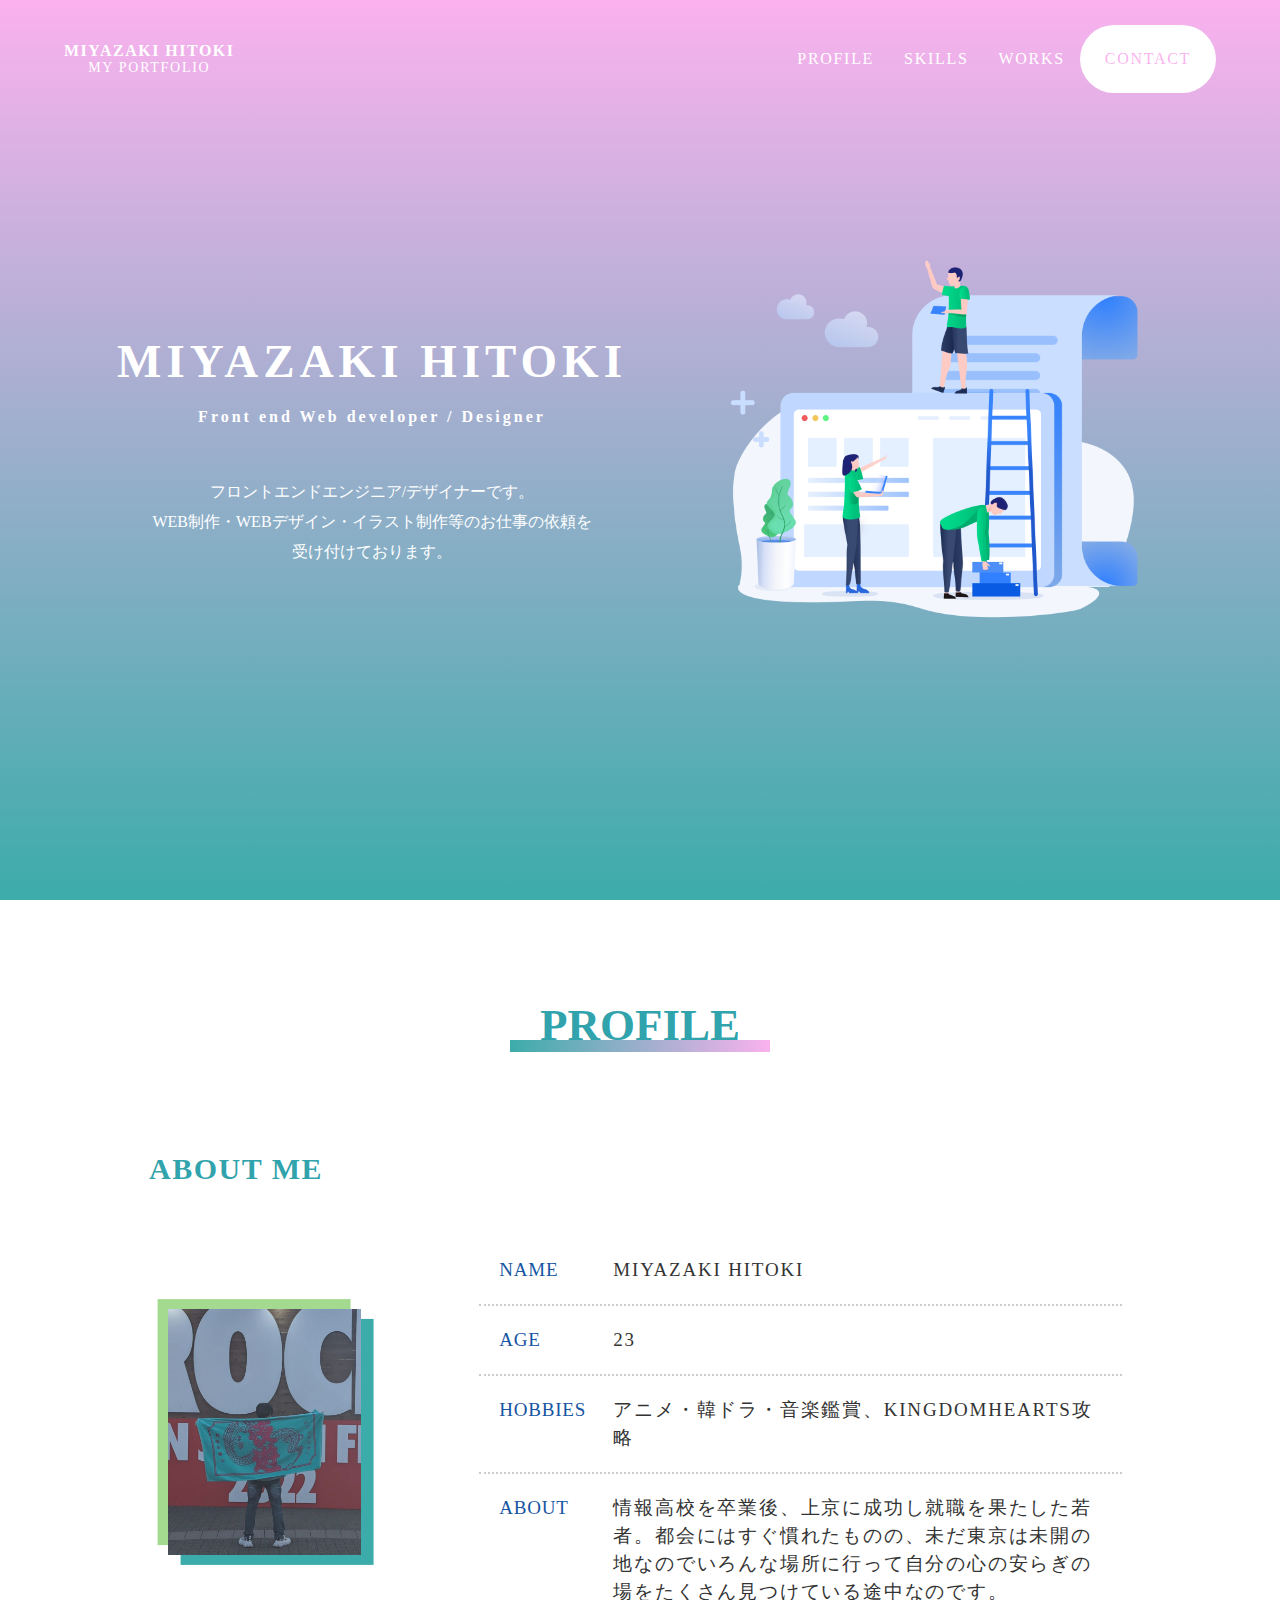
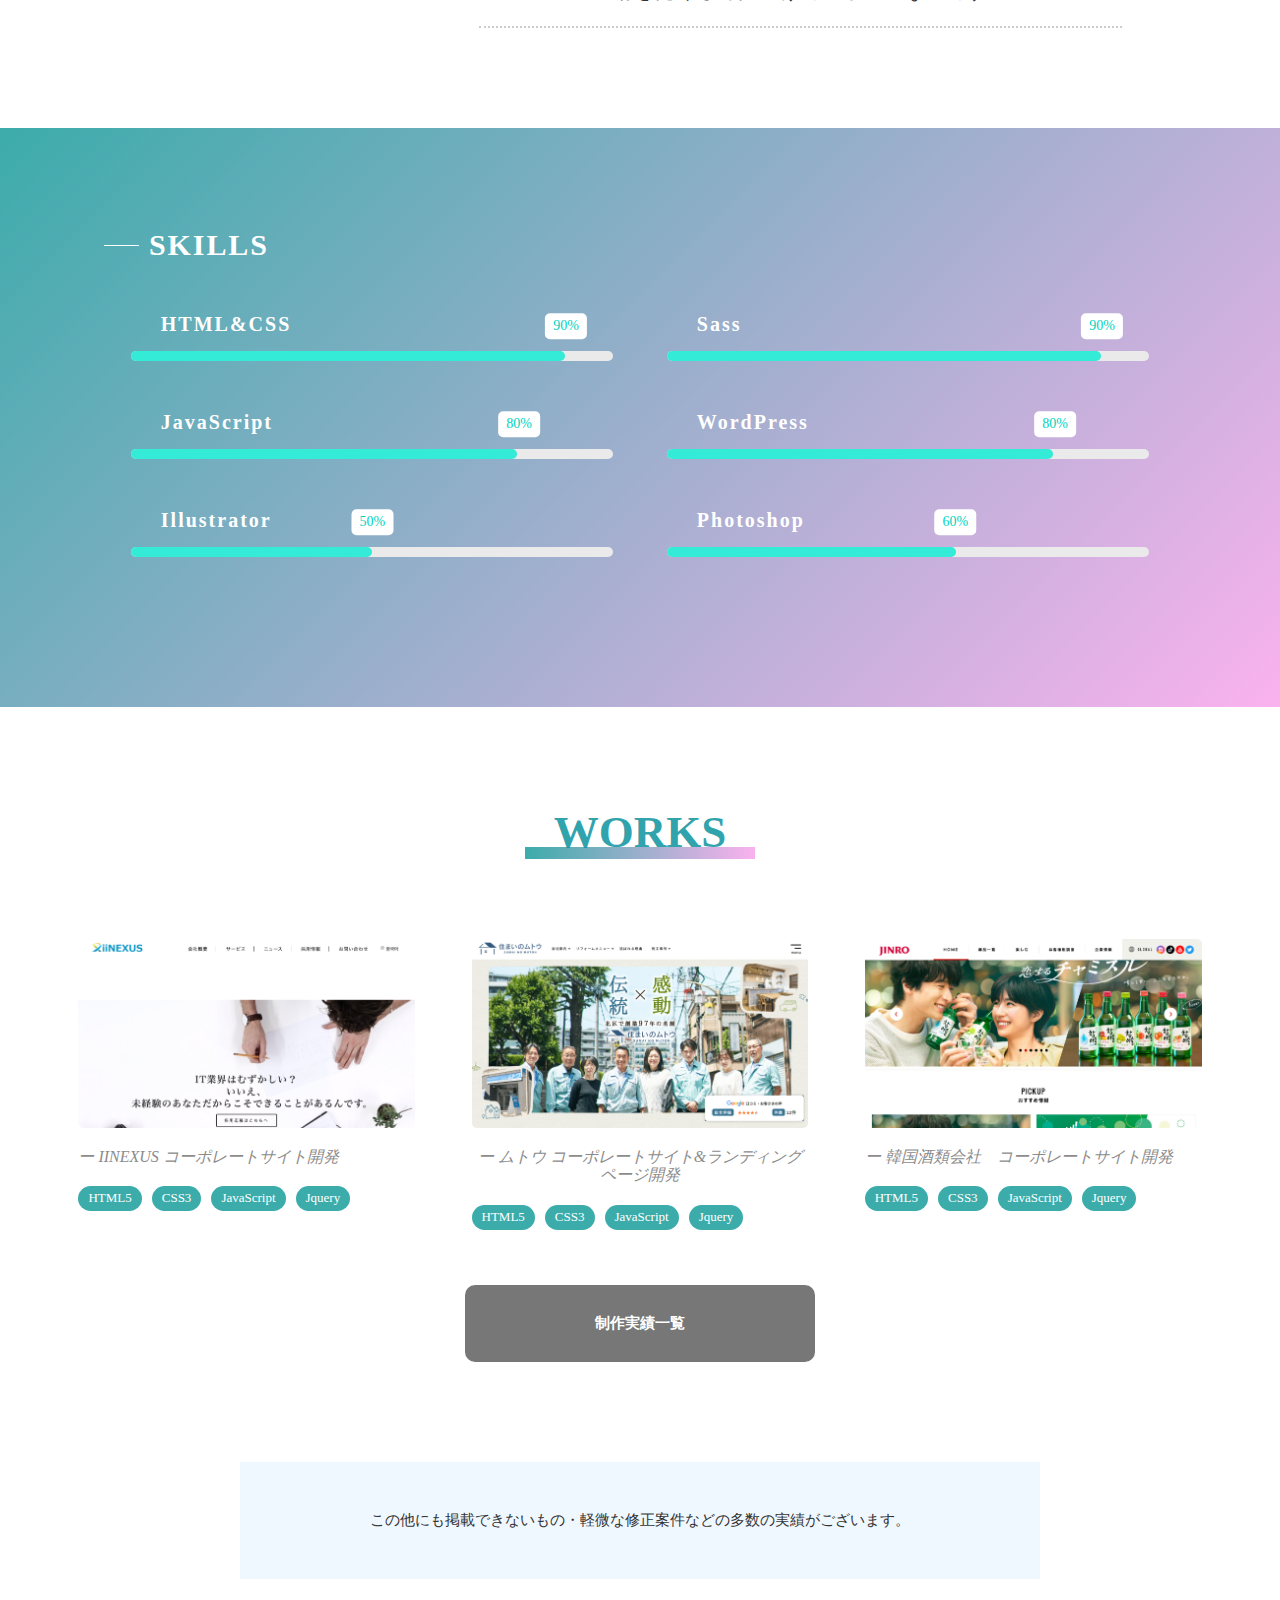
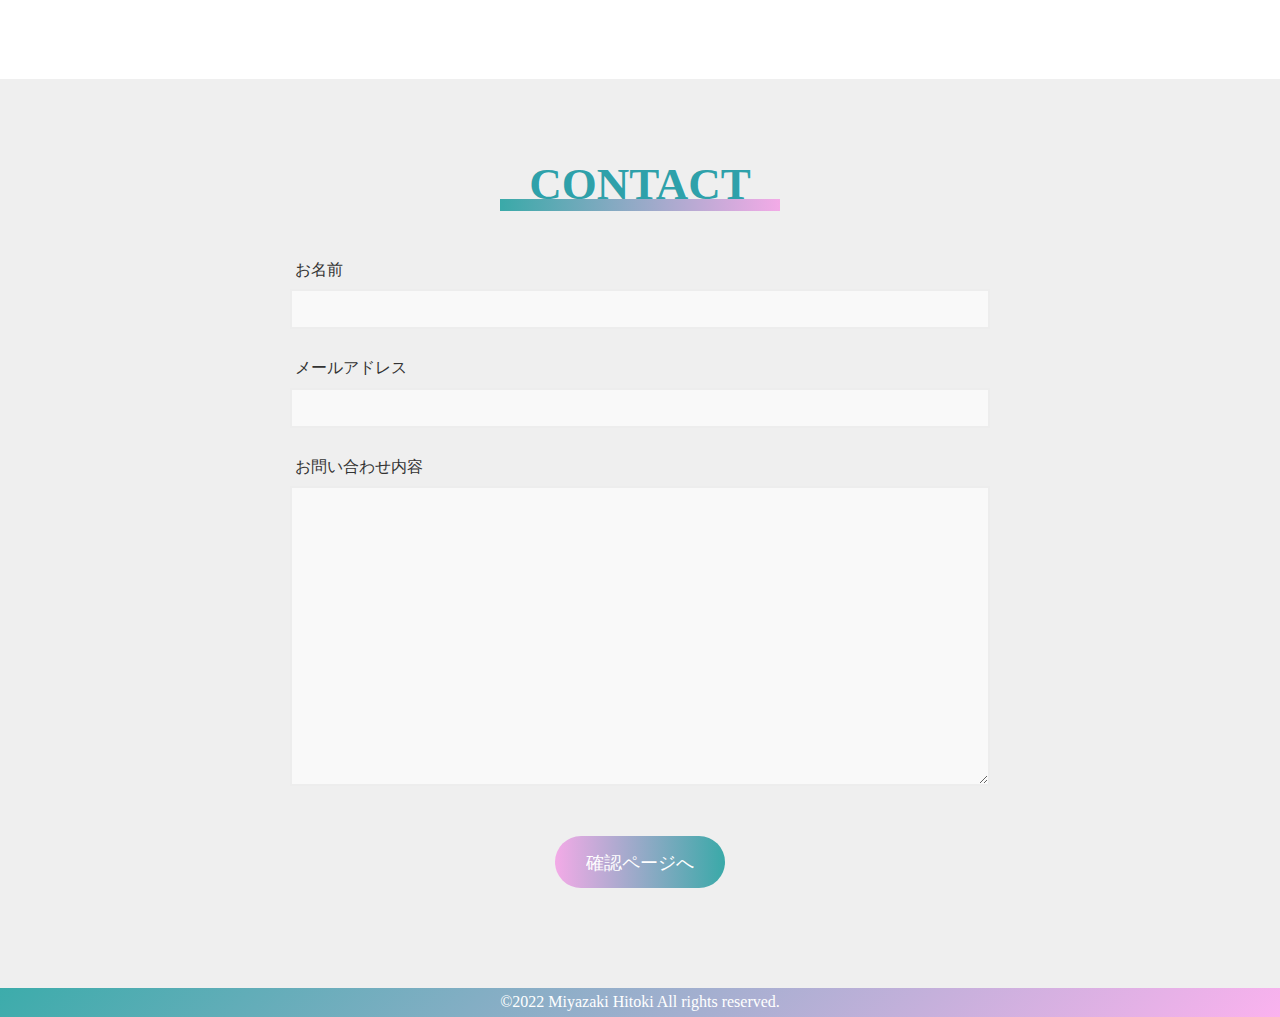
<file: index.html>
<!DOCTYPE html>
<html la="jp">
<head>
  <meta charSet="utf-8">
  <title>H氏のポートフォリオ</title>
  <meta name="description" content="私、H氏のポートフォリオです。お気軽にお越しください。">
  <meta name="viewport" content="width=device-width, initial-scale=1.0">
  <meta name="robots" content="max-image-preview:large">
  
  <meta property="og:title" content="ポートフォリオ">
  <meta property="og:description" content="私、H氏のポートフォリオです。お気軽にお越しください。">
  <meta property="og:type" content="website">
  <meta property="og:url" content="https://miyazaki-hp.github.io/">
  <meta property="og:image" content="assets/images/index/profile.png">
  <meta property="og:site_name" content="ポートフォリオ">
  <meta property="og:locale" content="ja_JP">
  <link rel="stylesheet" href="assets/sass/app.css">
</head>
<body>
  <header>
    <div class="l-header" id="l-header">
      <div class="l-header__container">
        <div class="l-header__container__logo">
          <a href="index.html">
            <p class="l-header__container__logo__top">MIYAZAKI HITOKI</p>
            <p class="l-header__container__logo__bottom">MY PORTFOLIO</p>
          </a>
        </div>
        <ul class="l-header__container__list">
          <li class="l-header__container__list__items"><a href="#p-main__profile">PROFILE</a></li>
          <li class="l-header__container__list__items"><a href="#p-main__skills">SKILLS</a></li>
          <li class="l-header__container__list__items"><a href="#p-main__works">WORKS</a></li>
          <li class="l-header__container__list__items l-header__container__list__items__button"><a href="#c-contact">CONTACT</a></li>
        </ul>
        <div class="l-header__container__menu">
          <div class="l-header__container__menu__btn">メニュー</div>
          <div class="l-header__container__menu__container">
            <ul class="l-header__container__menu__container__list">
              <li class="l-header__container__menu__container__list__items"><a href="#p-main__profile">PROFILE</a></li>
              <li class="l-header__container__menu__container__list__items"><a href="#p-main__skills">SKILLS</a></li>
              <li class="l-header__container__menu__container__list__items"><a href="#p-main__works">WORKS</a></li>
              <li class="l-header__container__menu__container__list__items"><a href="#c-contact">CONTACT</a></li>
            </ul>
          </div>
        </div>
      </div>
    </div>
  </header>
  <main>
    <div class="p-main">

      <!-- MAIN-SECTION -->
      <section class="p-main__top" id="p-main__top">
        <div class="p-main__top__container">
          <div class="p-main__top__container__introduction">
            <h1 class="p-main__top__container__introduction__h1">MIYAZAKI HITOKI</h1>
            <p class="p-main__top__container__introduction__occupation">Front end Web developer / Designer</p>
            <p class="p-main__top__container__introduction__details">
              フロントエンドエンジニア/デザイナーです。<br />
              WEB制作・WEBデザイン・イラスト制作等のお仕事の依頼を<br />
              受け付けております。
            </p>
          </div>
          <div class="p-main__top__container__img">
            <img src="assets/images/index/main.png" alt="">
          </div>
        </div>
      </section>
      <!-- MAIN-SECTION-END -->

      <!-- PROFILE-SECTION -->
      <section class="p-main__profile" id="p-main__profile">
        <div class="p-main__profile__container">
          <div class="p-main__profile__container__h2">
            <h2>PROFILE</h2>
          </div>
            <div class="p-main__profile__container__h3">
              <h3>ABOUT ME</h3>
            </div>
          <div class="p-main__profile__container__about">
            <div class="p-main__profile__container__about__relative">
                <img src="assets/images/index/profile.png" alt="">
            </div>
            <div class="p-main__profile__container__about__details">
              <div class="p-main__profile__container__about__details__info">
                <p class="p-main__profile__container__about__details__info__main">NAME</p>
                <p class="p-main__profile__container__about__details__info__sub">MIYAZAKI HITOKI</p>
              </div>
              <div class="p-main__profile__container__about__details__info">
                <p class="p-main__profile__container__about__details__info__main">AGE</p>
                <p class="p-main__profile__container__about__details__info__sub">23</p>
              </div>
              <div class="p-main__profile__container__about__details__info">
                <p class="p-main__profile__container__about__details__info__main">HOBBIES</p>
                <p class="p-main__profile__container__about__details__info__sub">アニメ・韓ドラ・音楽鑑賞、KINGDOMHEARTS攻略</p>
              </div>
              <div class="p-main__profile__container__about__details__info">
                <p class="p-main__profile__container__about__details__info__main">ABOUT</p>
                <p class="p-main__profile__container__about__details__info__sub">情報高校を卒業後、上京に成功し就職を果たした若者。都会にはすぐ慣れたものの、未だ東京は未開の地なのでいろんな場所に行って自分の心の安らぎの場をたくさん見つけている途中なのです。</p>
              </div>
            </div>
          </div>
        </div>
      </section>
      <!-- PROFILE-SECTION-END -->

        <!-- SKILLS-SECTION -->
      <section class="p-main__skills" id="p-main__skills">
        <div class="p-main__skills__container">
          <div class="p-main__skills__container__h3">
            <h3 class="p-main__skills__container__h3__skills">SKILLS</h3>
          </div>
          <ul class="p-main__skills__container__contents">
            <li class="p-main__skills__container__contents__items p-main__skills__container__contents__width">
              <p class="p-main__skills__container__contents__items__p htmllogo">HTML&CSS</p>
              <div class="p-main__skills__container__contents__items__tooltip htmlvalue">90%</div>
              <div class="p-main__skills__container__contents__items__tri htmltri"></div>
              <div class="p-main__skills__container__contents__items__container">
                <div class="p-main__skills__container__contents__items__container__bar htmlbar"></div>
              </div>
            </li>
            <li class="p-main__skills__container__contents__items p-main__skills__container__contents__width">
              <p class="p-main__skills__container__contents__items__p sasslogo">Sass</p>
              <div class="p-main__skills__container__contents__items__tooltip sassvalue">90%</div>
              <div class="p-main__skills__container__contents__items__tri sasstri"></div>
              <div class="p-main__skills__container__contents__items__container">
                <div class="p-main__skills__container__contents__items__container__bar sassbar"></div>
              </div>
            </li>
            <li class="p-main__skills__container__contents__items p-main__skills__container__contents__width">
              <p class="p-main__skills__container__contents__items__p jslogo">JavaScript</p>
              <div class="p-main__skills__container__contents__items__tooltip jsvalue">80%</div>
              <div class="p-main__skills__container__contents__items__container">
                <div class="p-main__skills__container__contents__items__container__bar jsbar"></div>
              </div>
            </li>
            <li class="p-main__skills__container__contents__items p-main__skills__container__contents__width">
              <p class="p-main__skills__container__contents__items__p wplogo">WordPress</p>
              <div class="p-main__skills__container__contents__items__tooltip wpvalue">80%</div>
              <div class="p-main__skills__container__contents__items__tri wptri"></div>
              <div class="p-main__skills__container__contents__items__container">
                <div class="p-main__skills__container__contents__items__container__bar wpbar"></div>
              </div>
            </li>
            <li class="p-main__skills__container__contents__items p-main__skills__container__contents__width">
              <p class="p-main__skills__container__contents__items__p ailogo">Illustrator</p>
              <div class="p-main__skills__container__contents__items__tooltip aivalue">50%</div>
              <div class="p-main__skills__container__contents__items__tri aitri"></div>
              <div class="p-main__skills__container__contents__items__container">
                <div class="p-main__skills__container__contents__items__container__bar aibar"></div>
              </div>
            </li>
            <li class="p-main__skills__container__contents__items p-main__skills__container__contents__width">
              <p class="p-main__skills__container__contents__items__p phlogo">Photoshop</p>
              <div class="p-main__skills__container__contents__items__tooltip phvalue">60%</div>
              <div class="p-main__skills__container__contents__items__tri phtri"></div>
              <div class="p-main__skills__container__contents__items__container">
                <div class="p-main__skills__container__contents__items__container__bar phbar"></div>
              </div>
            </li>
          </ul>
        </div>
      </section>
      <!-- SKILLS-SECTION-END -->

      <!-- WORKS-SECT -->
      <section class="p-main__works" id="p-main__works">
        <div class="p-main__works__container">
          <div class="p-main__works__container__h2">
            <h2>WORKS</h2>
          </div>
          <div class="p-main__works__container__flex">
            <div class="p-main__works__container__flex__photo">
              <div class="p-main__works__container__flex__photo__img">
                <a href="works_iinexus.html"><img src="assets/images/works_list/iinexus_main.png"></a>
              </div>
              <div class="p-main__works__container__flex__photo__text">
                <div class="p-main__works__container__flex__photo__text__p">
                  <p>ー IINEXUS コーポレートサイト開発</p>
                </div>
                <div class="p-main__works__container__flex__photo__items">
                  <p>HTML5</p>
                  <p>CSS3</p>
                  <p>JavaScript</p>
                  <p>Jquery</p>
                </div>
              </div>
            </div>
            <div class="p-main__works__container__flex__photo">
              <div class="p-main__works__container__flex__photo__img">
                <a href="works_mutoh.html"><img src="assets/images/works_list/mutoh_main.png"></a>
              </div>
              <div class="p-main__works__container__flex__photo__text">
                <div class="p-main__works__container__flex__photo__text__p">
                  <p>ー ムトウ コーポレートサイト&ランディングページ開発</p>
                </div>
                <div class="p-main__works__container__flex__photo__items">
                  <p>HTML5</p>
                  <p>CSS3</p>
                  <p>JavaScript</p>
                  <p>Jquery</p>
                </div>
              </div>
            </div>
            <div class="p-main__works__container__flex__photo">
              <div class="p-main__works__container__flex__photo__img">
                <a href="works_jinro.html"><img src="assets/images/works_list/jinro_main.png"></a>
              </div>
              <div class="p-main__works__container__flex__photo__text">
                <div class="p-main__works__container__flex__photo__text__p">
                  <p>ー 韓国酒類会社　コーポレートサイト開発</p>
                </div>
                <div class="p-main__works__container__flex__photo__items">
                  <p>HTML5</p>
                  <p>CSS3</p>
                  <p>JavaScript</p>
                  <p>Jquery</p>
                </div>
              </div>
            </div>
          </div>
          <!-- LINK_BTN-SECTION -->
        <div class="c-link_btn" id="c-link_btn">
          <div class="c-link_btn__container">
            <div class="c-link_btn__container__top">
              <div class="c-link_btn__container__top__txt">
                <a href="works_list.html">
                  <p>制作実績一覧</p>
                </a>
              </div>
            </div>
          </div>
        </div>
        <!-- LINK_BTN-SECTION-END -->
          <div class="p-main__works__container__other">
            <p>この他にも掲載できないもの・軽微な修正案件などの多数の実績がございます。</p>
          </div>
        </div>
      </section>
      <!-- WORKS-SECTION-END -->

      <!-- CONTACT-SECTION -->
      <section class="c-contact" id="c-contact">
        <div class="c-contact__container">
          <div class="c-contact__container__h2">
            <h2>CONTACT</h2>
          </div>
          <form class="c-contact__container__form" method="post" action="confirmation.php">
            <div class="c-contact__container__form__name">
              <div class="c-contact__container__form__name__title">お名前</div>
              <input  class="c-contact__container__form__name__input" type="text" size="20" name="name" id="name" />
            </div>
            <div class="c-contact__container__form__email">
              <div class="c-contact__container__form__email__title">メールアドレス</div>
              <input  class="c-contact__container__form__email__input" type="text" size="40" name="email" id="email" />
            </div>
            <div class="c-contact__container__form__detail">
              <div class="c-contact__container__form__detail__title">お問い合わせ内容</div>
              <textarea class="c-contact__container__form__detail__textarea" name="detail" id="detail" rows="200"></textarea> 
            </div>
            <div class="c-contact__container__form__button">
              <input type="submit" value="確認ページへ" />
            </div>
          </form>
        </div>
      </section>
      <!-- CONTACT-SECTION-END -->
      
    </div>
  </main>
  <footer>
    <div class="l-footer" id="l-footer">
      <p><span>&copy;</span>2022 Miyazaki Hitoki All rights reserved.</p>
    </div>
  </footer>
  <script src="assets/js/jquery-3.6.1.min.js"></script>
  <script src="assets/js/menu.js"></script>
</body>
</html>
</file>
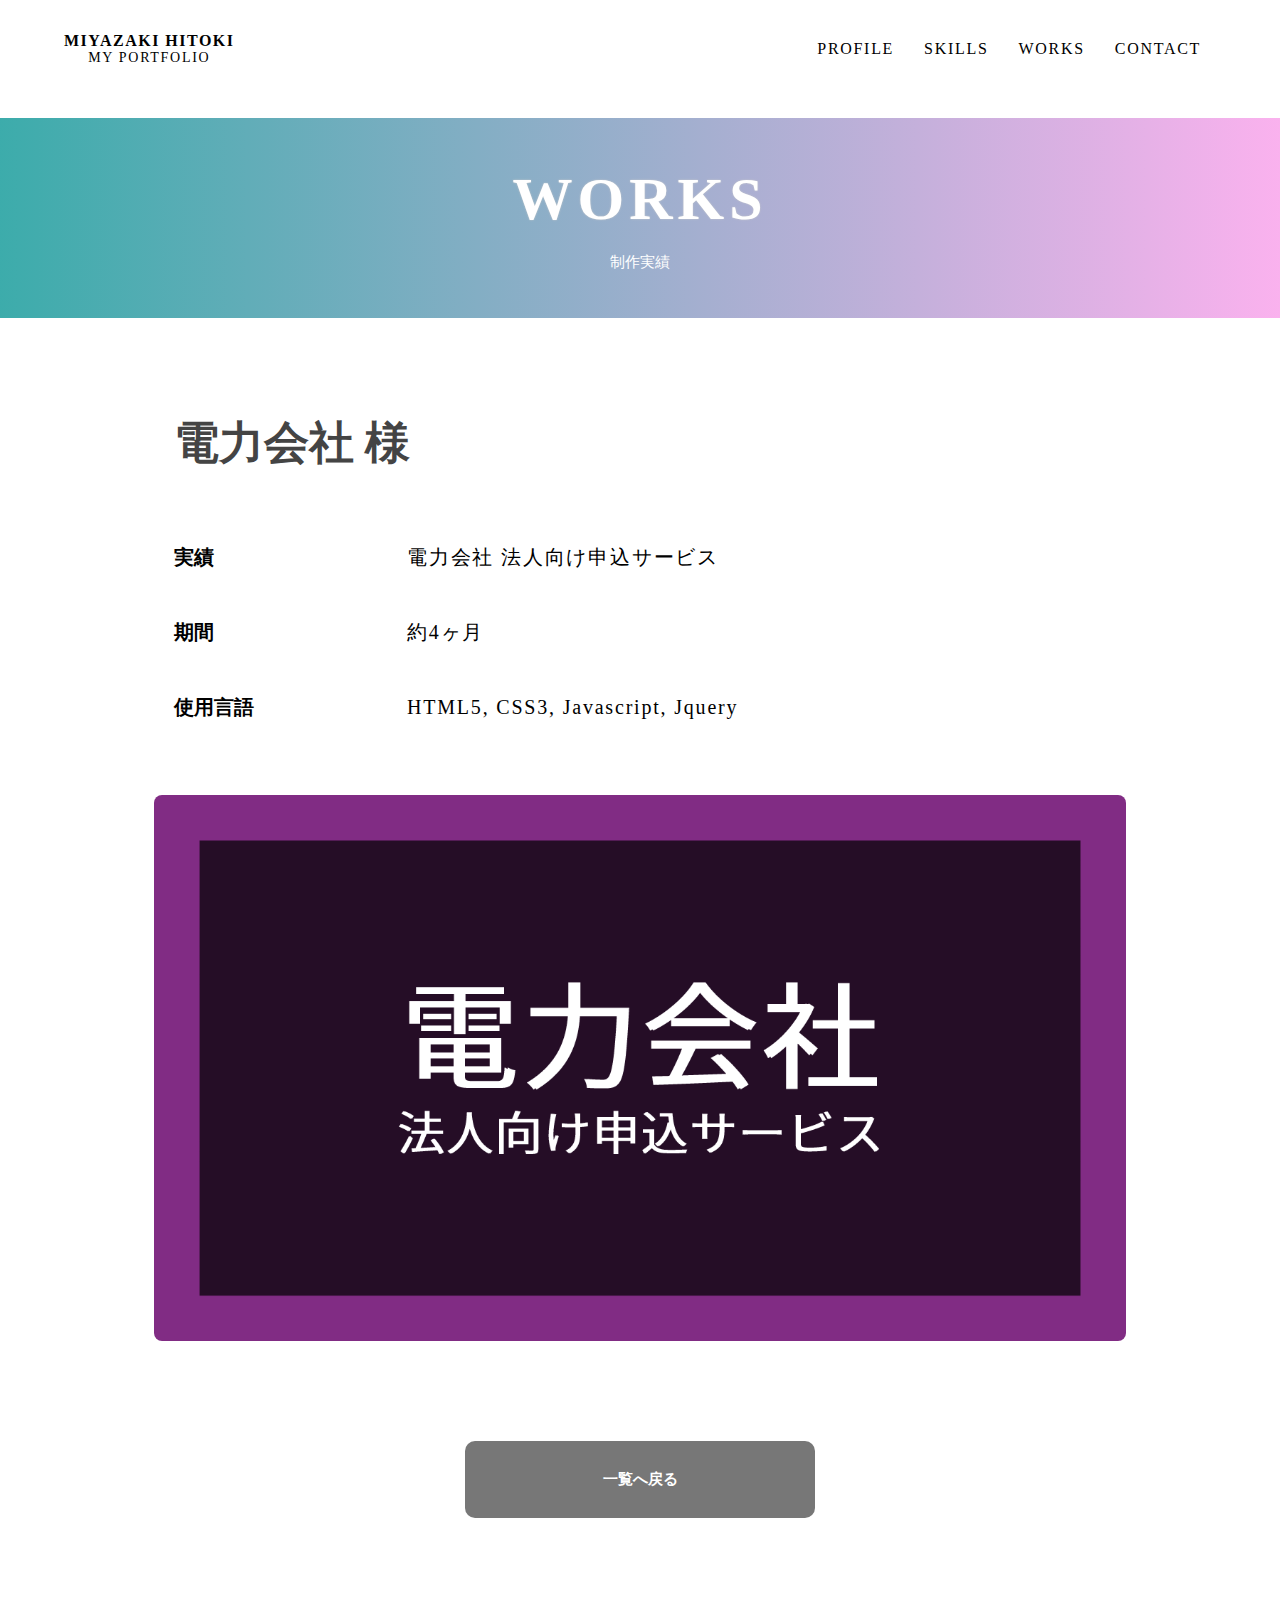
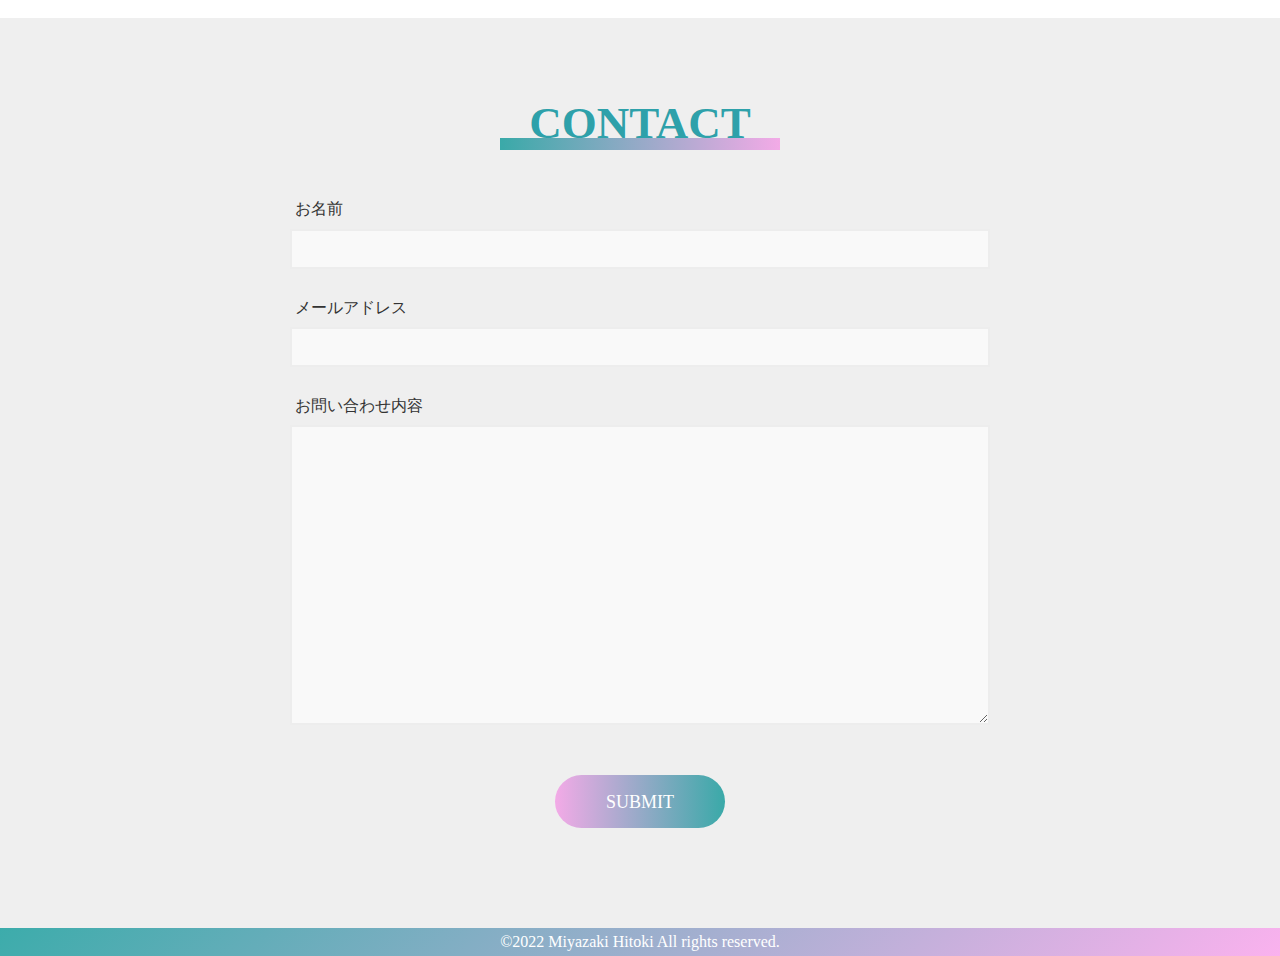
<file: works_btob.html>
<!DOCTYPE html>
<html la="jp">
<head>
  <meta charSet="utf-8">
  <title>ポートフォリオ-WORKS_DENRYOKUGAISHA(B)</title>
  <meta name="description" content="Generated by create next app">
  <meta name="viewport" content="width=device-width, initial-scale=1.0">
  <meta name="robots" content="max-image-preview:large">

  <meta property="og:title" content="ポートフォリオ-WORKS_DENRYOKUGAISHA(B)">
  <meta property="og:description" content="WORKS">
  <meta property="og:type" content="article">
  <!-- <meta property="og:url" content="ページの URL"> -->
  <meta property="og:image" content="assets/images/works_list/denryoku_01.png">
  <meta property="og:site_name" content="ポートフォリオ">
  <meta property="og:locale" content="ja_JP">
  <link rel="stylesheet" href="assets/sass/app.css">
</head>
<body>
  <header>
    <div class="l-header" id="l-header">
      <div class="l-header__container">
        <div class="l-header__container__logo u-logo">
          <a href="index.html">
            <p class="l-header__container__logo__top">MIYAZAKI HITOKI</p>
            <p class="l-header__container__logo__bottom">MY PORTFOLIO</p>
          </a>
        </div>
        <ul class="l-header__container__list u-list">
          <li class="l-header__container__list__items"><a href="index.html#p-main__profile">PROFILE</a></li>
          <li class="l-header__container__list__items"><a href="index.html#p-main__skills">SKILLS</a></li>
          <li class="l-header__container__list__items"><a href="index.html#p-main__works">WORKS</a></li>
          <li class="l-header__container__list__items l-header__container__list__items__button u-navbtn"><a href="#c-contact">CONTACT</a></li>
        </ul>
        <div class="l-header__container__menu">
          <div class="l-header__container__menu__btn">メニュー</div>
          <div class="l-header__container__menu__container">
            <ul class="l-header__container__menu__container__list">
              <li class="l-header__container__menu__container__list__items"><a href="index.html#p-main__profile">PROFILE</a></li>
              <li class="l-header__container__menu__container__list__items"><a href="index.html#p-main__skills">SKILLS</a></li>
              <li class="l-header__container__menu__container__list__items"><a href="index.html#p-main__works">WORKS</a></li>
              <li class="l-header__container__menu__container__list__items"><a href="#c-contact">CONTACT</a></li>
            </ul>
          </div>
        </div>
      </div>
    </div>
  </header>
  <main>
    <div class="p-works_btob" id="p-works_btob">

      <!-- TOP-SECTION -->
      <section class="c-top" id="c-top">
        <div class="c-top__container">
          <div class="c-top__container__txtarea">
            <div class="c-top__container__txtarea__txt">
              <h1>WORKS</h1>
              <p>制作実績</p>
            </div>
          </div>
        </div>
      </section>
      <!-- TOP-SECTION-END -->

      <!-- MAIN-SECTION -->
      <section class="c-works__main" id="c-works__main">
        <div class="c-works__main__container">
          <div class="c-works__main__container__h2">
            <h2 class="c-works__main__container__h2__name">電力会社 様</h2>
          </div>
          <div class="c-works__main__container__txt">
            <div class="c-works__main__container__txt__flex">
              <p class="c-works__main__container__txt__flex__main">実績</p>
              <p class="c-works__main__container__txt__flex__sub">
                電力会社 法人向け申込サービス
              </p>
            </div>
            <div class="c-works__main__container__txt__flex">
              <p class="c-works__main__container__txt__flex__main term">期間</p>
              <p class="c-works__main__container__txt__flex__sub">
                約4ヶ月
              </p>
            </div>
            <div class="c-works__main__container__txt__flex">
              <p class="c-works__main__container__txt__flex__main scope">使用言語</p>
              <p class="c-works__main__container__txt__flex__sub">
                HTML5, CSS3, Javascript, Jquery
              </p>
            </div>
          </div>
          <div class="c-works__main__container__img">
            <img src="assets/images/works/denryoku_01.png" alt="">
          </div>
        </div>
      </section>
      <!-- MAIN-SECTION-END -->

      <!-- BACK-SECTION -->
      <section class="c-link_btn" id="c-link_btn">
        <div class="c-link_btn__container">
          <div class="c-link_btn__container__top">
            <div class="c-link_btn__container__top__txt">
              <a href="works_list.html">
                <p>一覧へ戻る</p>
              </a>
            </div>
          </div>
        </div>
      </section>
      <!-- BACK-SECTION-END -->

      <!-- CONTACT-SECTION -->
      <section class="c-contact" id="c-contact">
        <div class="c-contact__container">
          <div class="c-contact__container__h2">
            <h2>CONTACT</h2>
          </div>
          <form class="c-contact__container__form">
            <div class="c-contact__container__form__name">
              <div class="c-contact__container__form__name__title">お名前</div>
              <input  class="c-contact__container__form__name__input" type="text" name="name" id="name">
            </div>
            <div class="c-contact__container__form__email">
              <div class="c-contact__container__form__email__title">メールアドレス</div>
              <input  class="c-contact__container__form__email__input" type="text" name="email" id="email">
            </div>
            <div class="c-contact__container__form__detail">
              <div class="c-contact__container__form__detail__title">お問い合わせ内容</div>
              <textarea class="c-contact__container__form__detail__textarea" name="detail" id="detail"></textarea> 
            </div>
            <div class="c-contact__container__form__button">
              <button>SUBMIT</button>
            </div>
          </form>
        </div>
      </section>
      <!-- CONTACT-SECTION-END -->
    </div>
  </main>
  <footer>
    <div class="l-footer" id="l-footer">
      <p><span>&copy;</span>2022 Miyazaki Hitoki All rights reserved.</p>
    </div>
  </footer>
  <script src="assets/js/jquery-3.6.1.min.js"></script>
  <script src="assets/js/menu.js"></script>
</body>
</html>
</file>
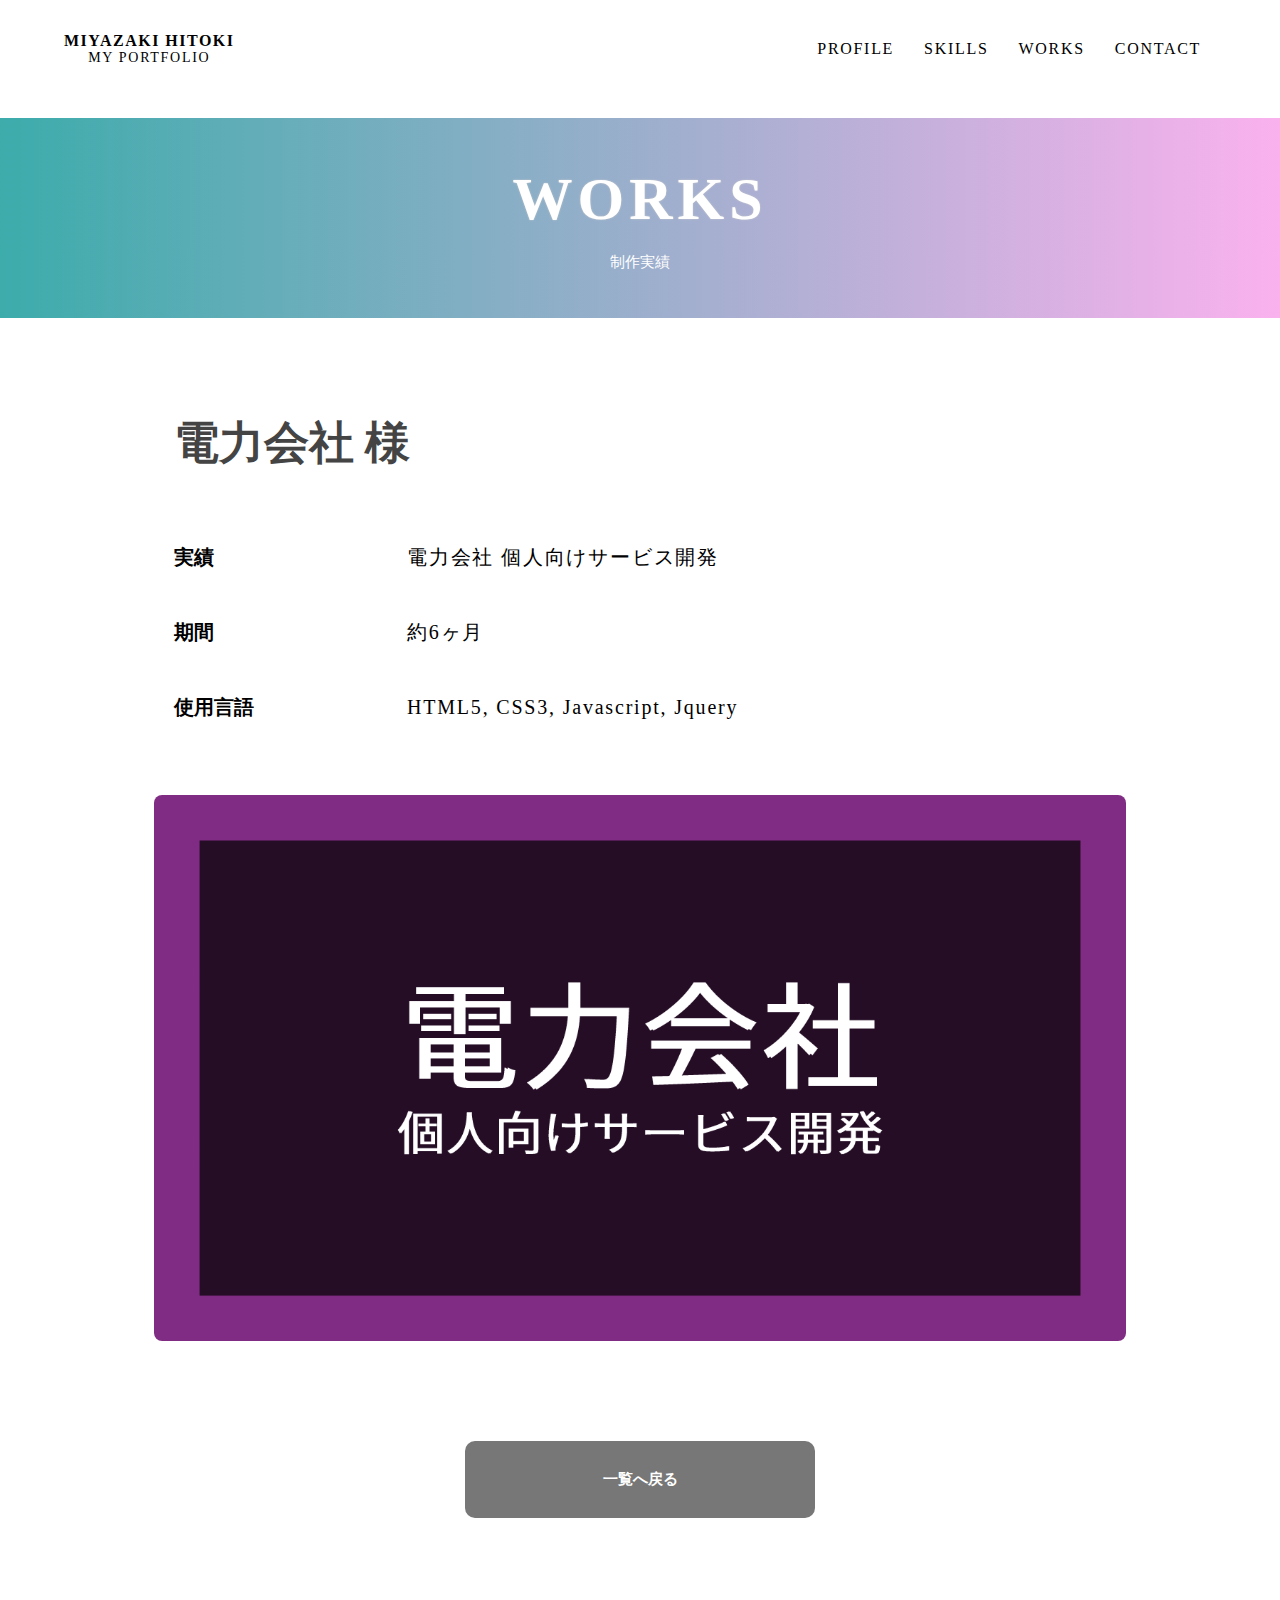
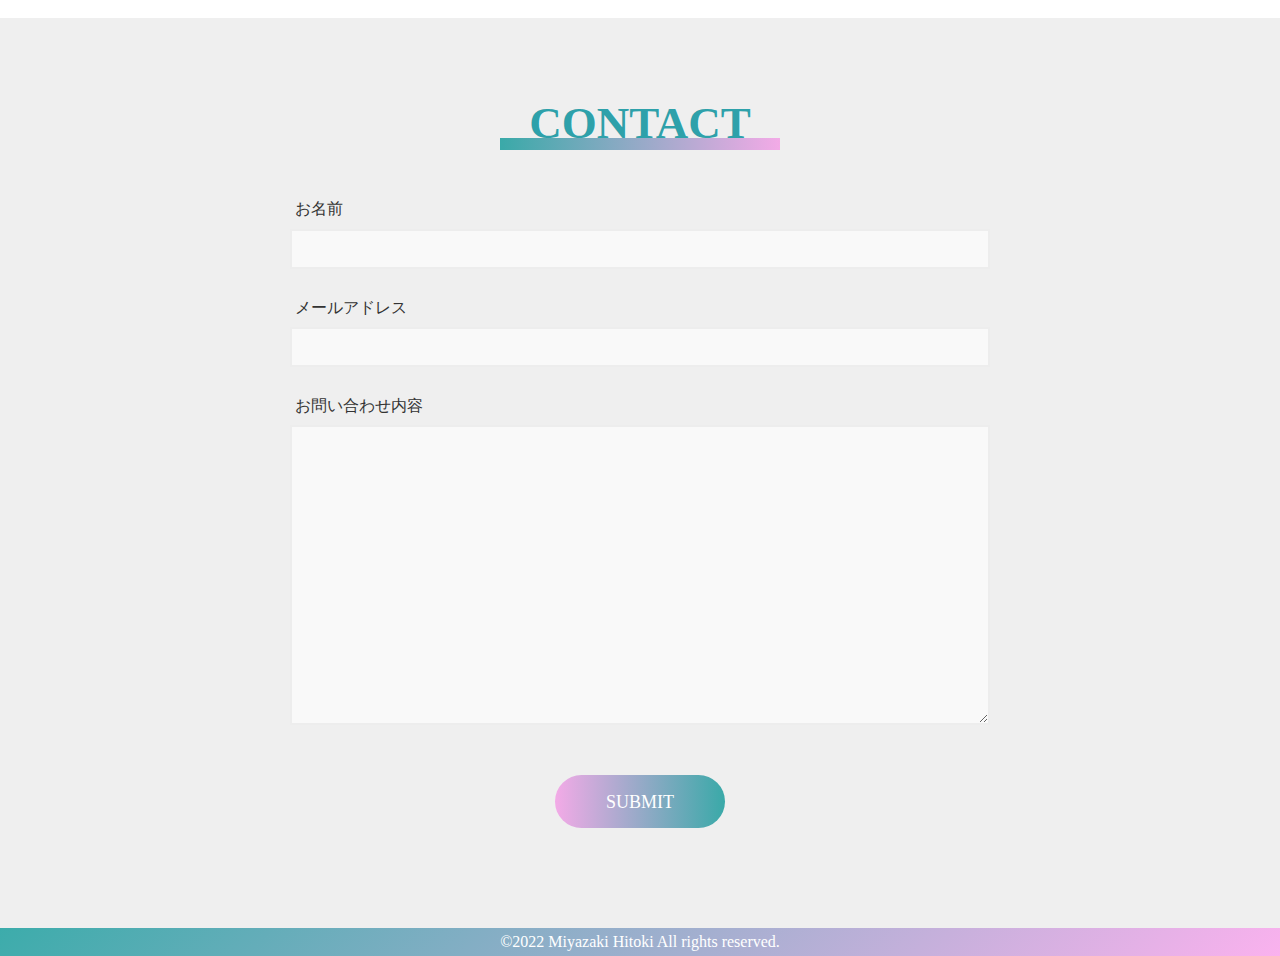
<file: works_btoc.html>
<!DOCTYPE html>
<html la="jp">
<head>
  <meta charSet="utf-8">
  <title>ポートフォリオ-WORKS_DENRYOKUGAISHA(C)</title>
  <meta name="description" content="Generated by create next app">
  <meta name="viewport" content="width=device-width, initial-scale=1.0">
  <meta name="robots" content="max-image-preview:large">

  <meta property="og:title" content="ポートフォリオ-WORKS_DENRYOKUGAISHA(C)">
  <meta property="og:description" content="WORKS">
  <meta property="og:type" content="article">
  <!-- <meta property="og:url" content="ページの URL"> -->
  <meta property="og:image" content="assets/images/works_list/denryoku_02.png">
  <meta property="og:site_name" content="ポートフォリオ">
  <meta property="og:locale" content="ja_JP">
  <link rel="stylesheet" href="assets/sass/app.css">
</head>
<body>
  <header>
    <div class="l-header" id="l-header">
      <div class="l-header__container">
        <div class="l-header__container__logo u-logo">
          <a href="index.html">
            <p class="l-header__container__logo__top">MIYAZAKI HITOKI</p>
            <p class="l-header__container__logo__bottom">MY PORTFOLIO</p>
          </a>
        </div>
        <ul class="l-header__container__list u-list">
          <li class="l-header__container__list__items"><a href="index.html#p-main__profile">PROFILE</a></li>
          <li class="l-header__container__list__items"><a href="index.html#p-main__skills">SKILLS</a></li>
          <li class="l-header__container__list__items"><a href="index.html#p-main__works">WORKS</a></li>
          <li class="l-header__container__list__items l-header__container__list__items__button u-navbtn"><a href="#c-contact">CONTACT</a></li>
        </ul>
        <div class="l-header__container__menu">
          <div class="l-header__container__menu__btn">メニュー</div>
          <div class="l-header__container__menu__container">
            <ul class="l-header__container__menu__container__list">
              <li class="l-header__container__menu__container__list__items"><a href="index.html#p-main__profile">PROFILE</a></li>
              <li class="l-header__container__menu__container__list__items"><a href="index.html#p-main__skills">SKILLS</a></li>
              <li class="l-header__container__menu__container__list__items"><a href="index.html#p-main__works">WORKS</a></li>
              <li class="l-header__container__menu__container__list__items"><a href="index.html#c-contact">CONTACT</a></li>
            </ul>
          </div>
        </div>
      </div>
    </div>
  </header>
  <main>
    <div class="p-works_btoc" id="p-works_btoc">

      <!-- TOP-SECTION -->
      <section class="c-top" id="c-top">
        <div class="c-top__container">
          <div class="c-top__container__txtarea">
            <div class="c-top__container__txtarea__txt">
              <h1>WORKS</h1>
              <p>制作実績</p>
            </div>
          </div>
        </div>
      </section>
      <!-- TOP-SECTION-END -->

      <!-- MAIN-SECTION -->
      <section class="c-works__main" id="c-works__main">
        <div class="c-works__main__container">
          <div class="c-works__main__container__h2">
            <h2 class="c-works__main__container__h2__name">電力会社 様</h2>
          </div>
          <div class="c-works__main__container__txt">
            <div class="c-works__main__container__txt__flex">
              <p class="c-works__main__container__txt__flex__main">実績</p>
              <p class="c-works__main__container__txt__flex__sub">
                電力会社 個人向けサービス開発
              </p>
            </div>
            <div class="c-works__main__container__txt__flex">
              <p class="c-works__main__container__txt__flex__main term">期間</p>
              <p class="c-works__main__container__txt__flex__sub">
                約6ヶ月
              </p>
            </div>
            <div class="c-works__main__container__txt__flex">
              <p class="c-works__main__container__txt__flex__main scope">使用言語</p>
              <p class="c-works__main__container__txt__flex__sub">
                HTML5, CSS3, Javascript, Jquery
              </p>
            </div>
          </div>
          <div class="c-works__main__container__img">
            <img src="assets/images/works/denryoku_02.png" alt="">
          </div>
        </div>
      </section>
      <!-- MAIN-SECTION-END -->

      <!-- BACK-SECTION -->
      <section class="c-link_btn" id="c-link_btn">
        <div class="c-link_btn__container">
          <div class="c-link_btn__container__top">
            <div class="c-link_btn__container__top__txt">
              <a href="works_list.html">
                <p>一覧へ戻る</p>
              </a>
            </div>
          </div>
        </div>
      </section>
      <!-- BACK-SECTION-END -->

      <!-- CONTACT-SECTION -->
      <section class="c-contact" id="c-contact">
        <div class="c-contact__container">
          <div class="c-contact__container__h2">
            <h2>CONTACT</h2>
          </div>
          <form class="c-contact__container__form">
            <div class="c-contact__container__form__name">
              <div class="c-contact__container__form__name__title">お名前</div>
              <input  class="c-contact__container__form__name__input" type="text" name="name" id="name">
            </div>
            <div class="c-contact__container__form__email">
              <div class="c-contact__container__form__email__title">メールアドレス</div>
              <input  class="c-contact__container__form__email__input" type="text" name="email" id="email">
            </div>
            <div class="c-contact__container__form__detail">
              <div class="c-contact__container__form__detail__title">お問い合わせ内容</div>
              <textarea class="c-contact__container__form__detail__textarea" name="detail" id="detail"></textarea> 
            </div>
            <div class="c-contact__container__form__button">
              <button>SUBMIT</button>
            </div>
          </form>
        </div>
      </section>
      <!-- CONTACT-SECTION-END -->
    </div>
  </main>
  <footer>
    <div class="l-footer" id="l-footer">
      <p><span>&copy;</span>2022 Miyazaki Hitoki All rights reserved.</p>
    </div>
  </footer>
  <script src="assets/js/jquery-3.6.1.min.js"></script>
  <script src="assets/js/menu.js"></script>
</body>
</html>
</file>
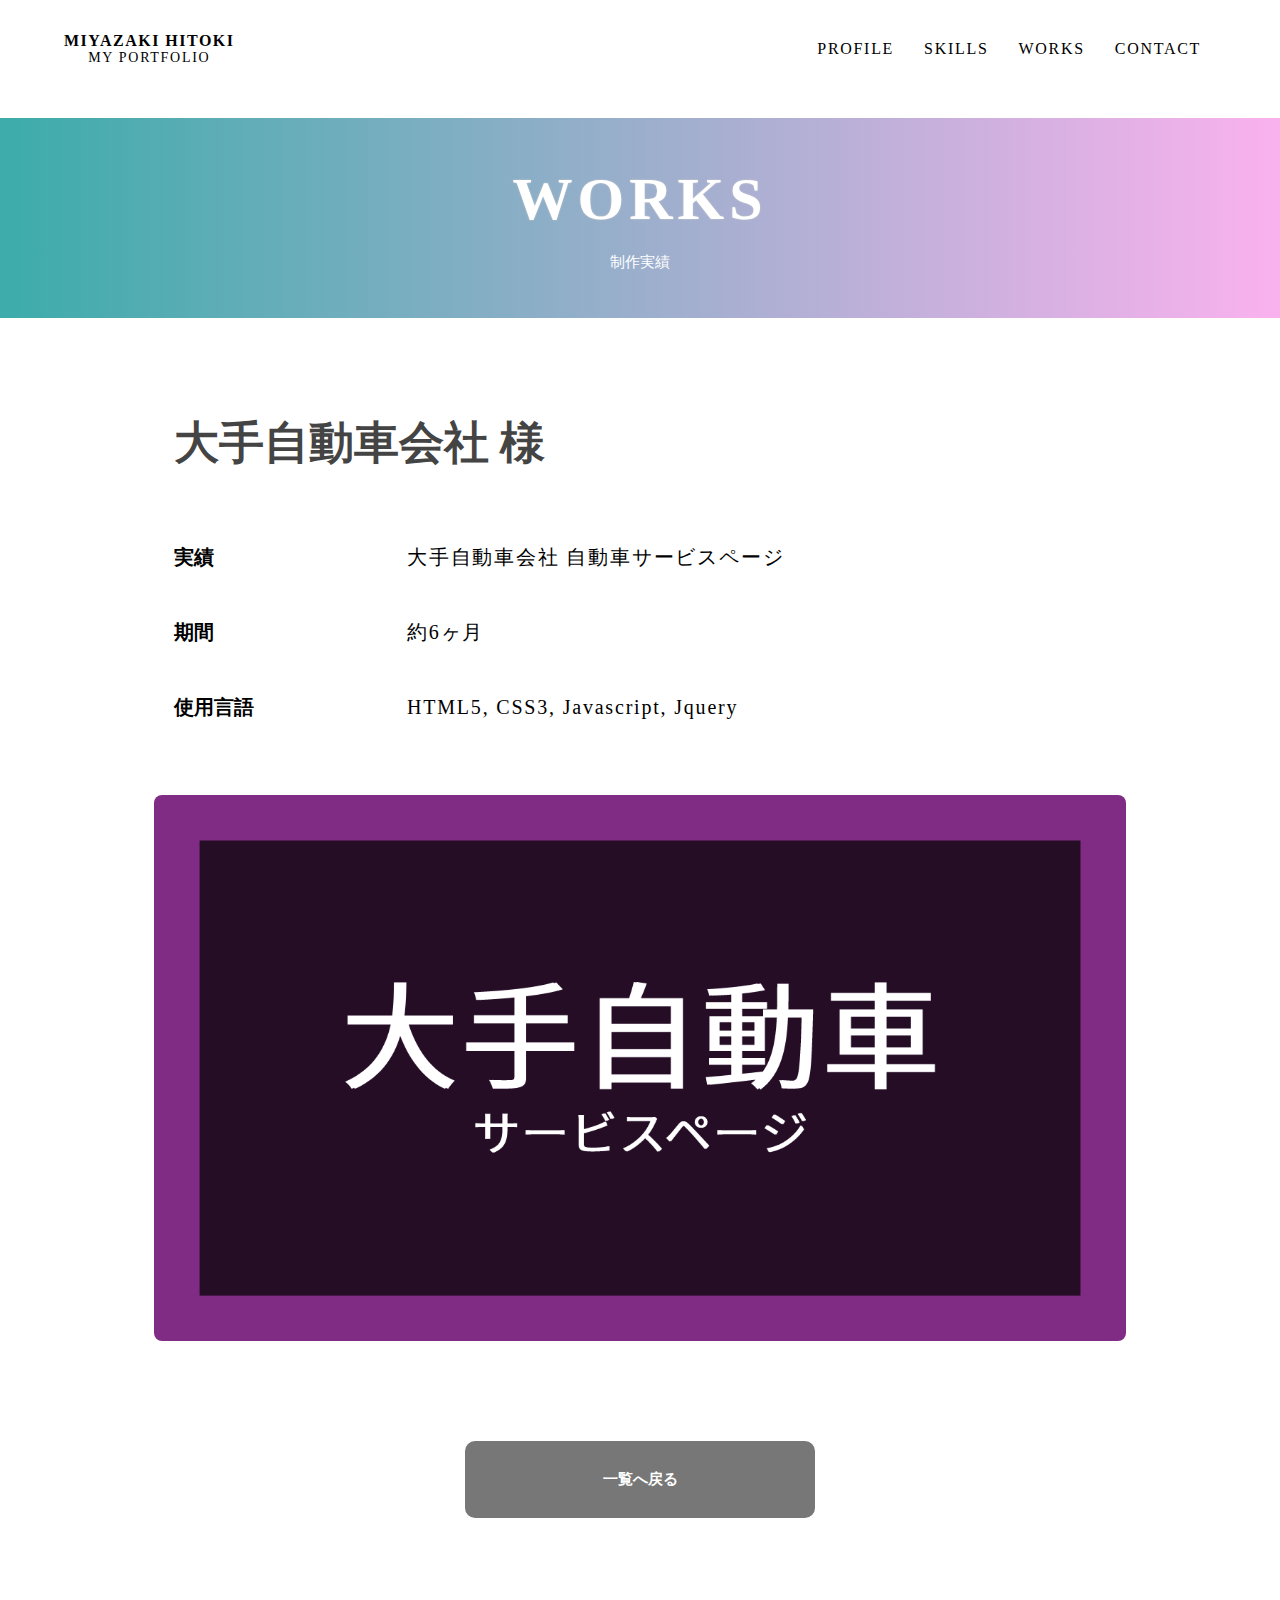
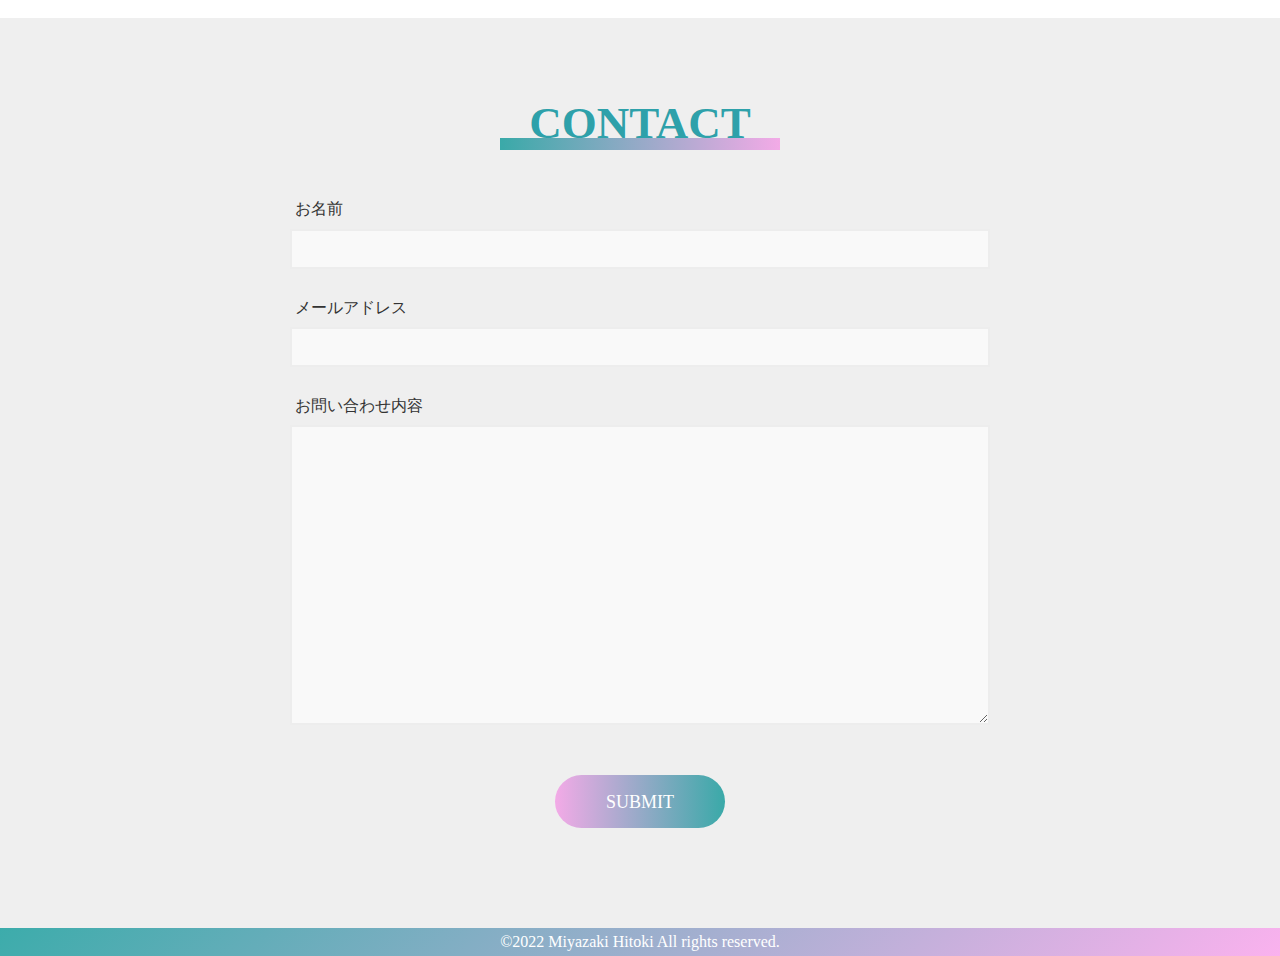
<file: works_car.html>
<!DOCTYPE html>
<html la="jp">
<head>
  <meta charSet="utf-8">
  <title>ポートフォリオ-WORKS_CAR</title>
  <meta name="description" content="Generated by create next app">
  <meta name="viewport" content="width=device-width, initial-scale=1.0">
  <meta name="robots" content="max-image-preview:large">

  <meta property="og:title" content="ポートフォリオ-WORKS_CAR">
  <meta property="og:description" content="WORKS">
  <meta property="og:type" content="article">
  <!-- <meta property="og:url" content="ページの URL"> -->
  <meta property="og:image" content="assets/images/works_list/zidousha.png">
  <meta property="og:site_name" content="ポートフォリオ">
  <meta property="og:locale" content="ja_JP">
  <link rel="stylesheet" href="assets/sass/app.css">
</head>
<body>
  <header>
    <div class="l-header" id="l-header">
      <div class="l-header__container">
        <div class="l-header__container__logo u-logo">
          <a href="index.html">
            <p class="l-header__container__logo__top">MIYAZAKI HITOKI</p>
            <p class="l-header__container__logo__bottom">MY PORTFOLIO</p>
          </a>
        </div>
        <ul class="l-header__container__list u-list">
          <li class="l-header__container__list__items"><a href="index.html#p-main__profile">PROFILE</a></li>
          <li class="l-header__container__list__items"><a href="index.html#p-main__skills">SKILLS</a></li>
          <li class="l-header__container__list__items"><a href="index.html#p-main__works">WORKS</a></li>
          <li class="l-header__container__list__items l-header__container__list__items__button u-navbtn"><a href="#c-contact">CONTACT</a></li>
        </ul>
        <div class="l-header__container__menu">
          <div class="l-header__container__menu__btn">メニュー</div>
          <div class="l-header__container__menu__container">
            <ul class="l-header__container__menu__container__list">
              <li class="l-header__container__menu__container__list__items"><a href="index.html#p-main__profile">PROFILE</a></li>
              <li class="l-header__container__menu__container__list__items"><a href="index.html#p-main__skills">SKILLS</a></li>
              <li class="l-header__container__menu__container__list__items"><a href="index.html#p-main__works">WORKS</a></li>
              <li class="l-header__container__menu__container__list__items"><a href="#c-contact">CONTACT</a></li>
            </ul>
          </div>
        </div>
      </div>
    </div>
  </header>
  <main>
    <div class="p-works_car" id="p-works_car">

      <!-- TOP-SECTION -->
      <section class="c-top" id="c-top">
        <div class="c-top__container">
          <div class="c-top__container__txtarea">
            <div class="c-top__container__txtarea__txt">
              <h1>WORKS</h1>
              <p>制作実績</p>
            </div>
          </div>
        </div>
      </section>
      <!-- TOP-SECTION-END -->

      <!-- MAIN-SECTION -->
      <section class="c-works__main" id="c-works__main">
        <div class="c-works__main__container">
          <div class="c-works__main__container__h2">
            <h2 class="c-works__main__container__h2__name">大手自動車会社 様</h2>
          </div>
          <div class="c-works__main__container__txt">
            <div class="c-works__main__container__txt__flex">
              <p class="c-works__main__container__txt__flex__main">実績</p>
              <p class="c-works__main__container__txt__flex__sub">
                大手自動車会社 自動車サービスページ
              </p>
            </div>
            <div class="c-works__main__container__txt__flex">
              <p class="c-works__main__container__txt__flex__main term">期間</p>
              <p class="c-works__main__container__txt__flex__sub">
                約6ヶ月
              </p>
            </div>
            <div class="c-works__main__container__txt__flex">
              <p class="c-works__main__container__txt__flex__main scope">使用言語</p>
              <p class="c-works__main__container__txt__flex__sub">
                HTML5, CSS3, Javascript, Jquery
              </p>
            </div>
          </div>
          <div class="c-works__main__container__img">
            <img src="assets/images/works/zidousha.png" alt="">
          </div>
        </div>
      </section>
      <!-- MAIN-SECTION-END -->

      <!-- BACK-SECTION -->
      <section class="c-link_btn" id="c-link_btn">
        <div class="c-link_btn__container">
          <div class="c-link_btn__container__top">
            <div class="c-link_btn__container__top__txt">
              <a href="works_list.html">
                <p>一覧へ戻る</p>
              </a>
            </div>
          </div>
        </div>
      </section>
      <!-- BACK-SECTION-END -->

      <!-- CONTACT-SECTION -->
      <section class="c-contact" id="c-contact">
        <div class="c-contact__container">
          <div class="c-contact__container__h2">
            <h2>CONTACT</h2>
          </div>
          <form class="c-contact__container__form">
            <div class="c-contact__container__form__name">
              <div class="c-contact__container__form__name__title">お名前</div>
              <input  class="c-contact__container__form__name__input" type="text" name="name" id="name">
            </div>
            <div class="c-contact__container__form__email">
              <div class="c-contact__container__form__email__title">メールアドレス</div>
              <input  class="c-contact__container__form__email__input" type="text" name="email" id="email">
            </div>
            <div class="c-contact__container__form__detail">
              <div class="c-contact__container__form__detail__title">お問い合わせ内容</div>
              <textarea class="c-contact__container__form__detail__textarea" name="detail" id="detail"></textarea> 
            </div>
            <div class="c-contact__container__form__button">
              <button>SUBMIT</button>
            </div>
          </form>
        </div>
      </section>
      <!-- CONTACT-SECTION-END -->
    </div>
  </main>
  <footer>
    <div class="l-footer" id="l-footer">
      <p><span>&copy;</span>2022 Miyazaki Hitoki All rights reserved.</p>
    </div>
  </footer>
  <script src="assets/js/jquery-3.6.1.min.js"></script>
  <script src="assets/js/menu.js"></script>
</body>
</html>
</file>
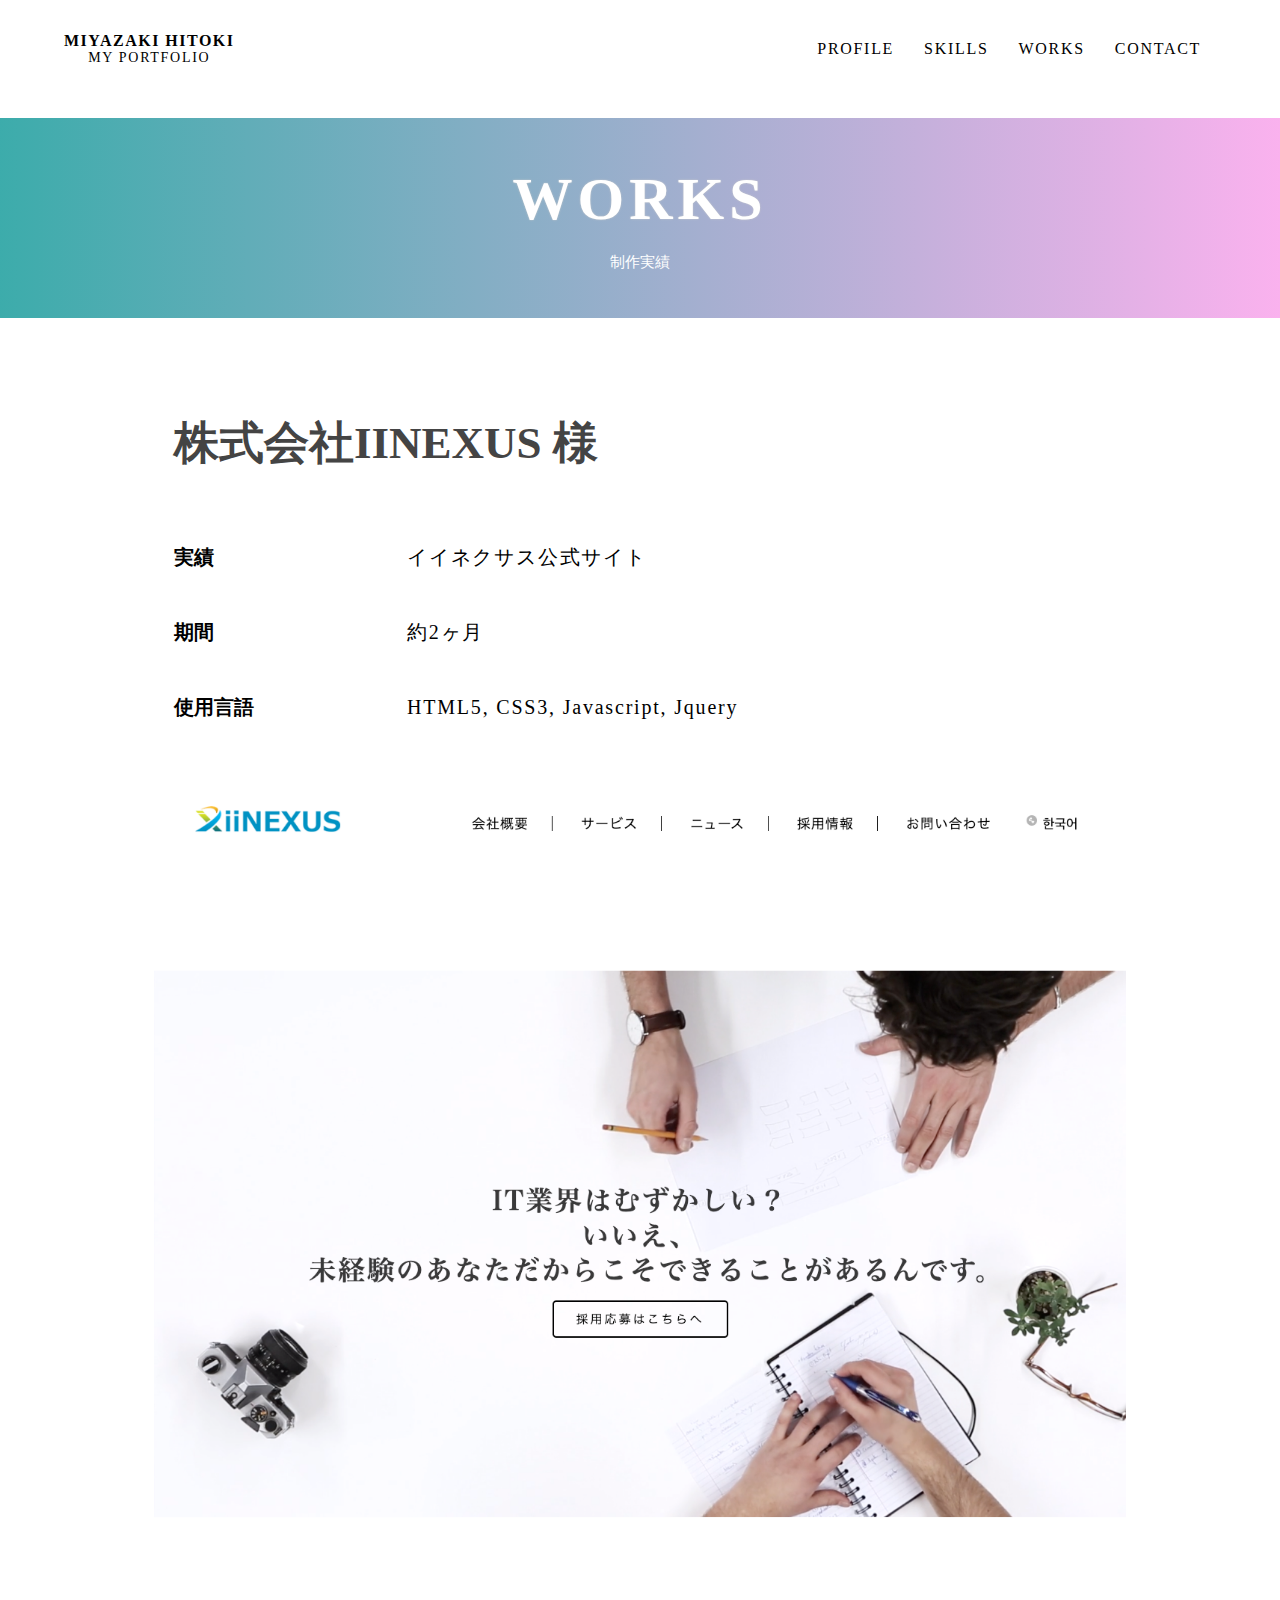
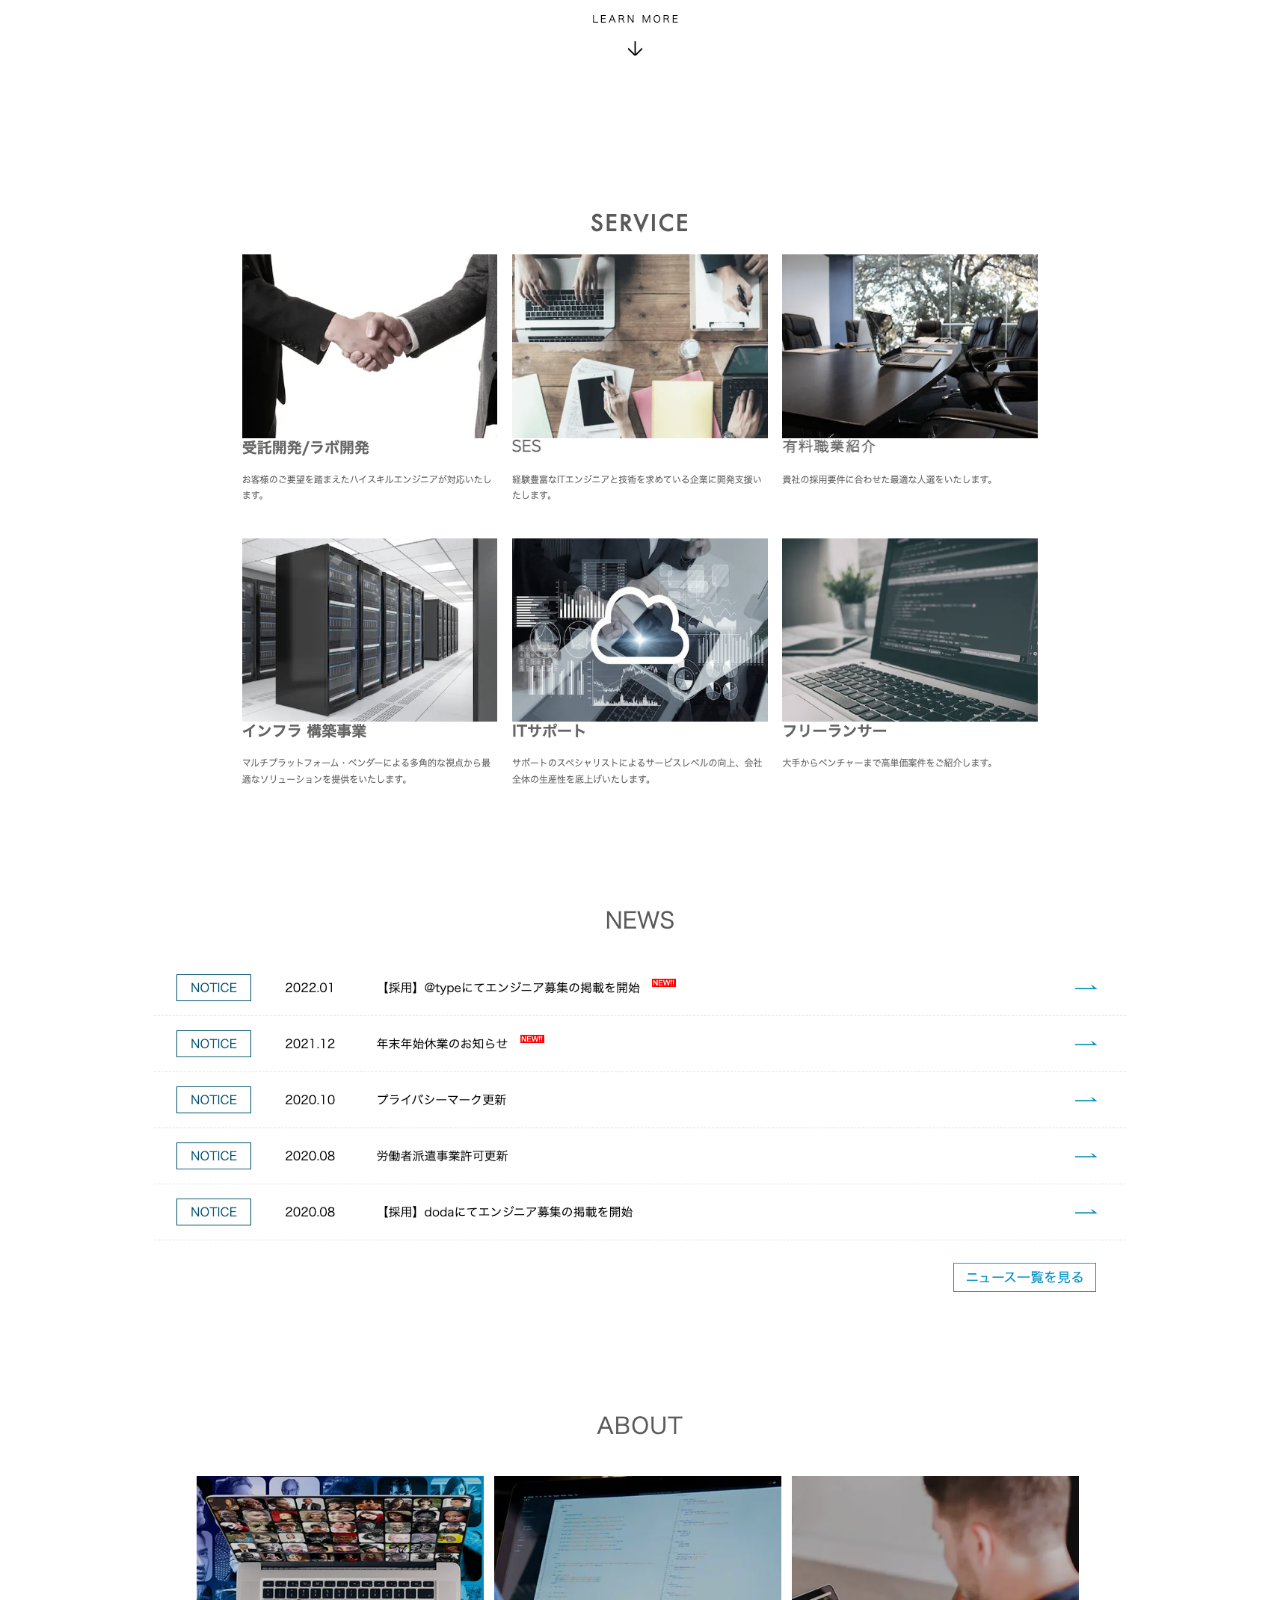
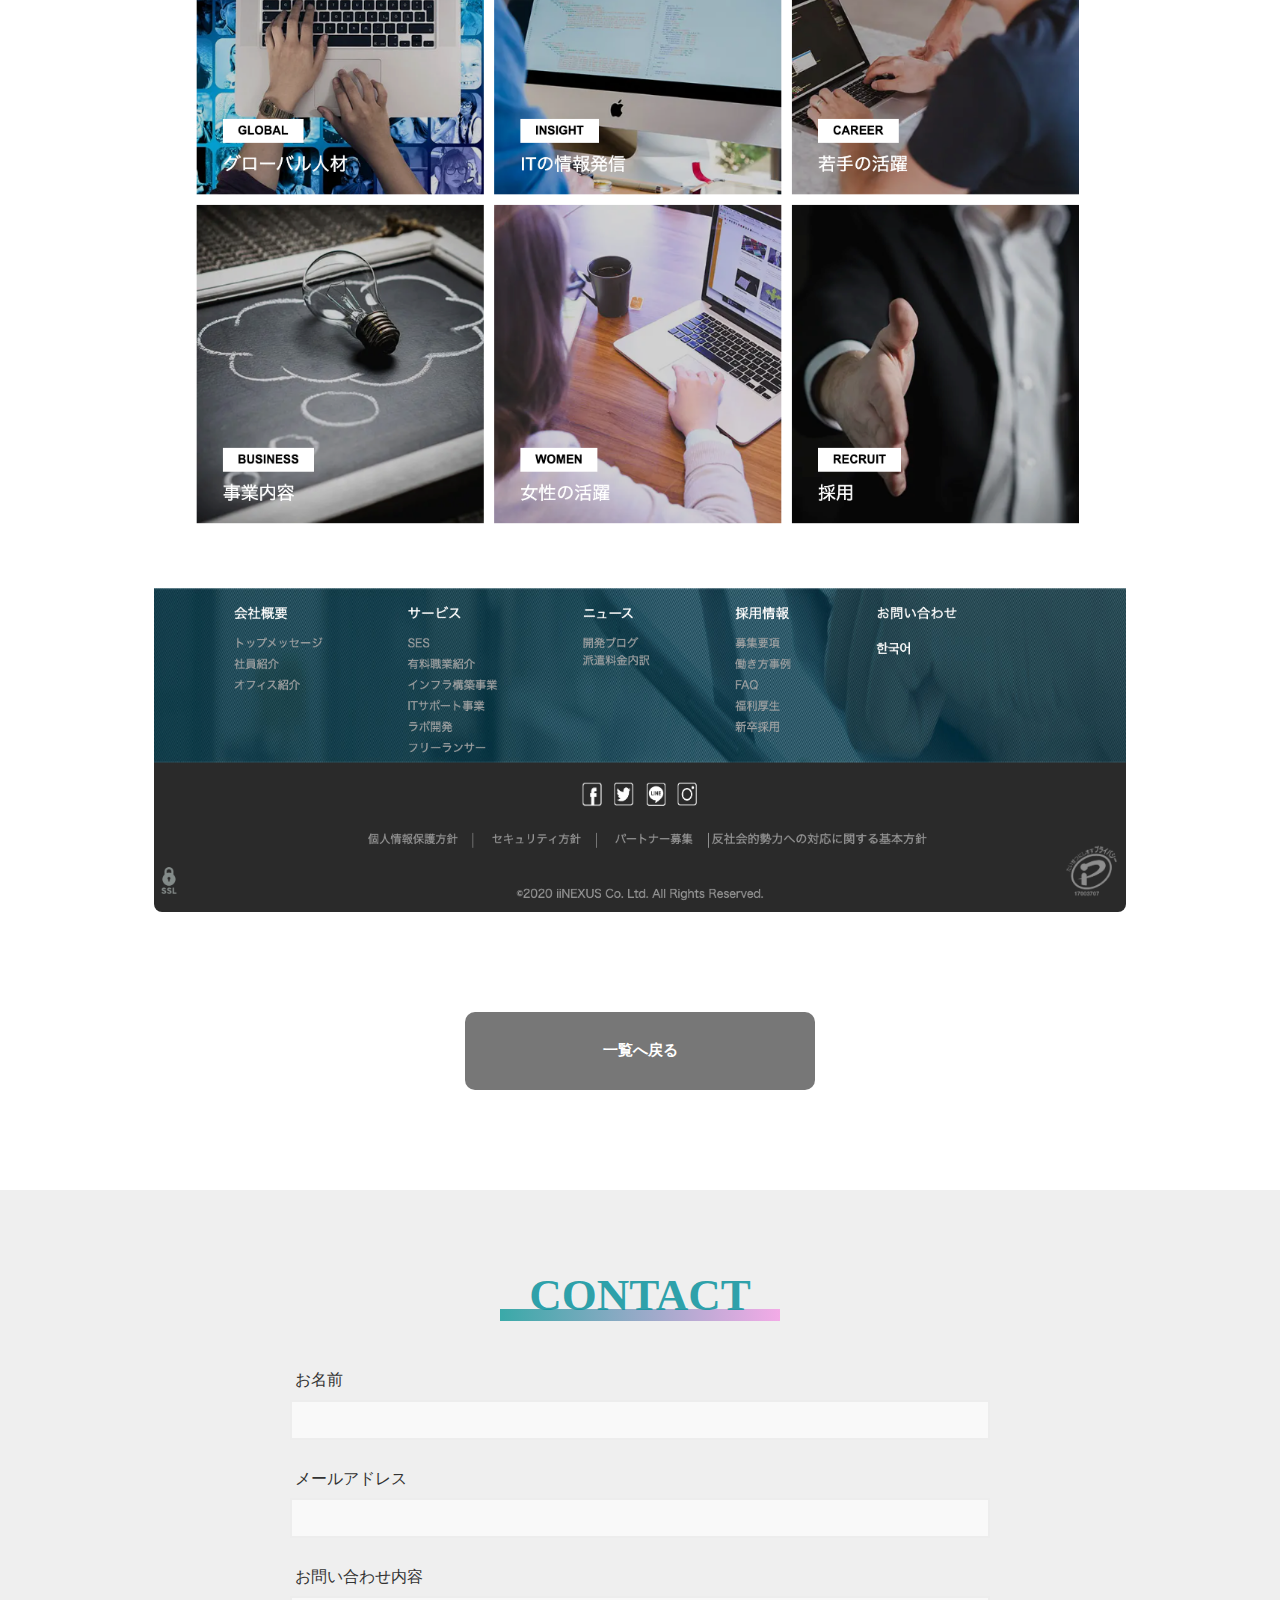
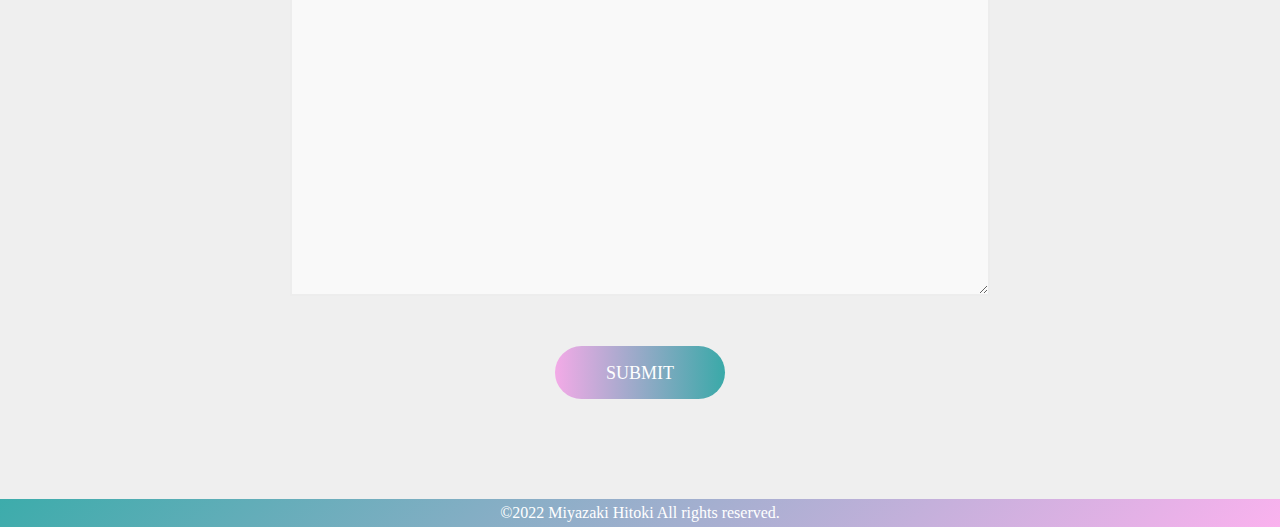
<file: works_iinexus.html>
<!DOCTYPE html>
<html la="jp">
<head>
  <meta charSet="utf-8">
  <title>ポートフォリオ-WORKS_IINEXUS</title>
  <meta name="description" content="Generated by create next app">
  <meta name="viewport" content="width=device-width, initial-scale=1.0">
  <meta name="robots" content="max-image-preview:large">

  <meta property="og:title" content="ポートフォリオ-WORKS_IINEXUS">
  <meta property="og:description" content="WORKS">
  <meta property="og:type" content="article">
  <!-- <meta property="og:url" content="ページの URL"> -->
  <meta property="og:image" content="assets/images/works_list/iinexus_main.png">
  <meta property="og:site_name" content="ポートフォリオ">
  <meta property="og:locale" content="ja_JP">
  <link rel="stylesheet" href="assets/sass/app.css">
</head>
<body>
  <header>
    <div class="l-header" id="l-header">
      <div class="l-header__container">
        <div class="l-header__container__logo u-logo">
          <a href="index.html">
            <p class="l-header__container__logo__top">MIYAZAKI HITOKI</p>
            <p class="l-header__container__logo__bottom">MY PORTFOLIO</p>
          </a>
        </div>
        <ul class="l-header__container__list u-list">
          <li class="l-header__container__list__items"><a href="index.html#p-main__profile">PROFILE</a></li>
          <li class="l-header__container__list__items"><a href="index.html#p-main__skills">SKILLS</a></li>
          <li class="l-header__container__list__items"><a href="index.html#p-main__works">WORKS</a></li>
          <li class="l-header__container__list__items l-header__container__list__items__button u-navbtn"><a href="#c-contact">CONTACT</a></li>
        </ul>
        <div class="l-header__container__menu">
          <div class="l-header__container__menu__btn">メニュー</div>
          <div class="l-header__container__menu__container">
            <ul class="l-header__container__menu__container__list">
              <li class="l-header__container__menu__container__list__items"><a href="index.html#p-main__profile">PROFILE</a></li>
              <li class="l-header__container__menu__container__list__items"><a href="index.html#p-main__skills">SKILLS</a></li>
              <li class="l-header__container__menu__container__list__items"><a href="index.html#p-main__works">WORKS</a></li>
              <li class="l-header__container__menu__container__list__items"><a href="#c-contact">CONTACT</a></li>
            </ul>
          </div>
        </div>
      </div>
    </div>
  </header>
  <main>
    <div class="p-works_iinexus" id="p-works_iinexus">

      <!-- TOP-SECTION -->
      <section class="c-top" id="c-top">
        <div class="c-top__container">
          <div class="c-top__container__txtarea">
            <div class="c-top__container__txtarea__txt">
              <h1>WORKS</h1>
              <p>制作実績</p>
            </div>
          </div>
        </div>
      </section>
      <!-- TOP-SECTION-END -->

      <!-- MAIN-SECTION -->
      <section class="c-works__main" id="c-works__main">
        <div class="c-works__main__container">
          <div class="c-works__main__container__h2">
            <h2 class="c-works__main__container__h2__name">株式会社IINEXUS 様</h2>
          </div>
          <div class="c-works__main__container__txt">
            <div class="c-works__main__container__txt__flex">
              <p class="c-works__main__container__txt__flex__main">実績</p>
              <p class="c-works__main__container__txt__flex__sub">
                イイネクサス公式サイト
              </p>
            </div>
            <div class="c-works__main__container__txt__flex">
              <p class="c-works__main__container__txt__flex__main term">期間</p>
              <p class="c-works__main__container__txt__flex__sub">
                約2ヶ月
              </p>
            </div>
            <div class="c-works__main__container__txt__flex">
              <p class="c-works__main__container__txt__flex__main scope">使用言語</p>
              <p class="c-works__main__container__txt__flex__sub">
                HTML5, CSS3, Javascript, Jquery
              </p>
            </div>
          </div>
          <div class="c-works__main__container__img">
            <img src="assets/images/works/iinexus.png" alt="">
          </div>
        </div>
      </section>
      <!-- MAIN-SECTION-END -->

      <!-- BACK-SECTION -->
      <section class="c-link_btn" id="c-link_btn">
        <div class="c-link_btn__container">
          <div class="c-link_btn__container__top">
            <div class="c-link_btn__container__top__txt">
              <a href="iworks_list.html">
                <p>一覧へ戻る</p>
              </a>
            </div>
          </div>
        </div>
      </section>
      <!-- BACK-SECTION-END -->

      <!-- CONTACT-SECTION -->
      <section class="c-contact" id="c-contact">
        <div class="c-contact__container">
          <div class="c-contact__container__h2">
            <h2>CONTACT</h2>
          </div>
          <form class="c-contact__container__form">
            <div class="c-contact__container__form__name">
              <div class="c-contact__container__form__name__title">お名前</div>
              <input  class="c-contact__container__form__name__input" type="text" name="name" id="name">
            </div>
            <div class="c-contact__container__form__email">
              <div class="c-contact__container__form__email__title">メールアドレス</div>
              <input  class="c-contact__container__form__email__input" type="text" name="email" id="email">
            </div>
            <div class="c-contact__container__form__detail">
              <div class="c-contact__container__form__detail__title">お問い合わせ内容</div>
              <textarea class="c-contact__container__form__detail__textarea" name="detail" id="detail"></textarea> 
            </div>
            <div class="c-contact__container__form__button">
              <button>SUBMIT</button>
            </div>
          </form>
        </div>
      </section>
      <!-- CONTACT-SECTION-END -->
    </div>
  </main>
  <footer>
    <div class="l-footer" id="l-footer">
      <p><span>&copy;</span>2022 Miyazaki Hitoki All rights reserved.</p>
    </div>
  </footer>
  <script src="assets/js/jquery-3.6.1.min.js"></script>
  <script src="assets/js/menu.js"></script>
</body>
</html>
</file>
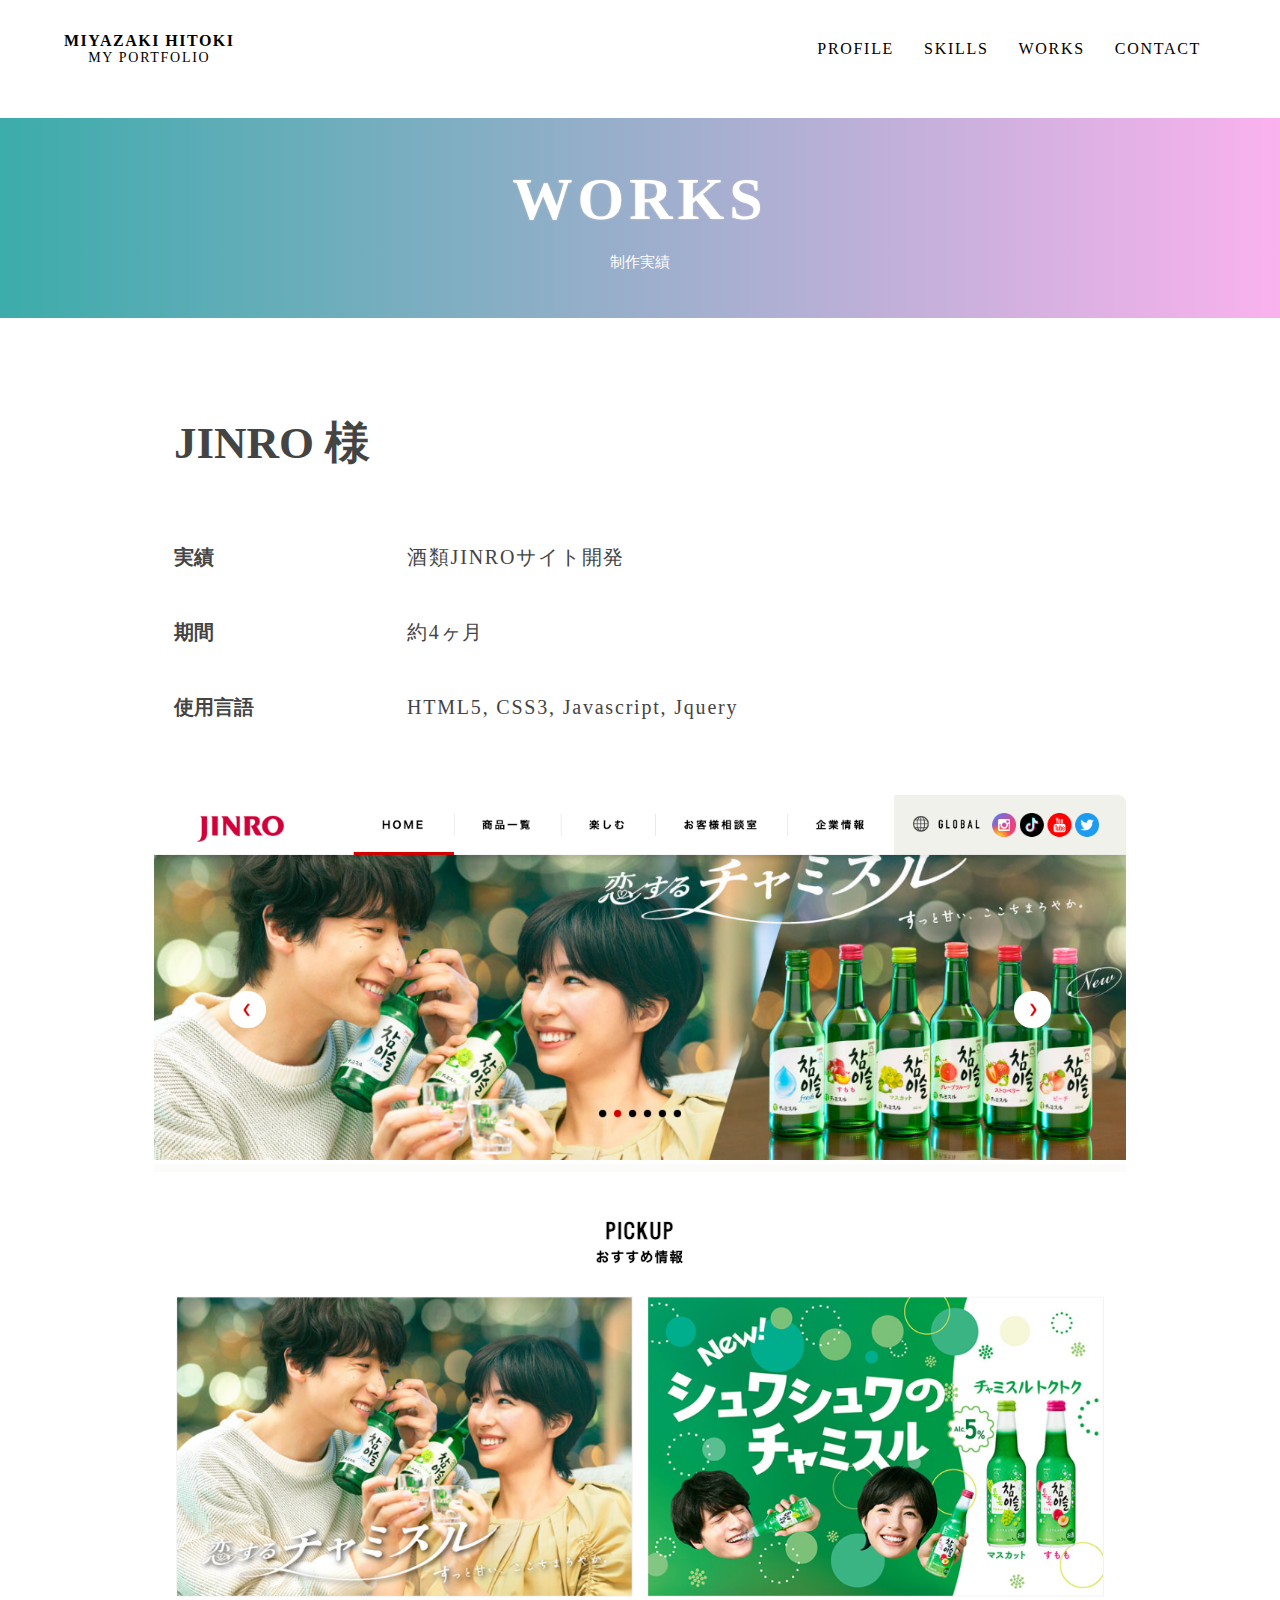
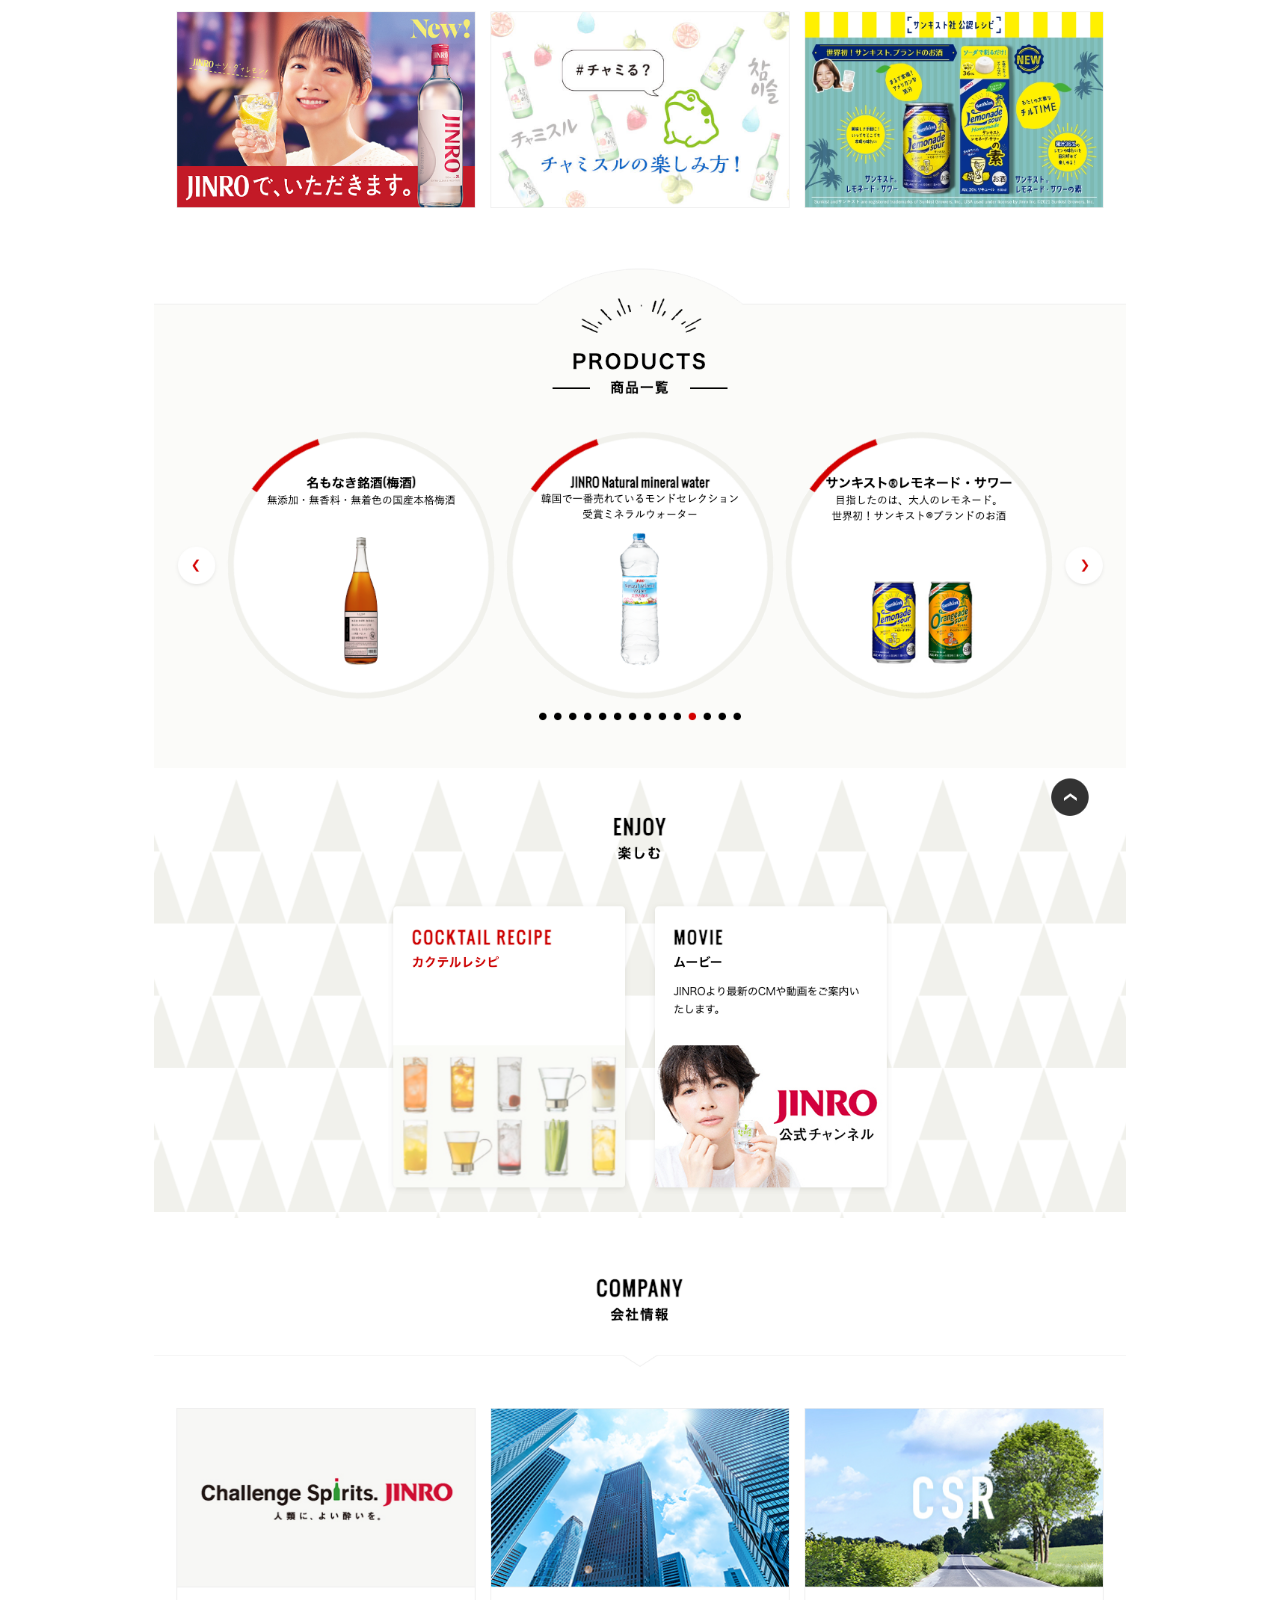
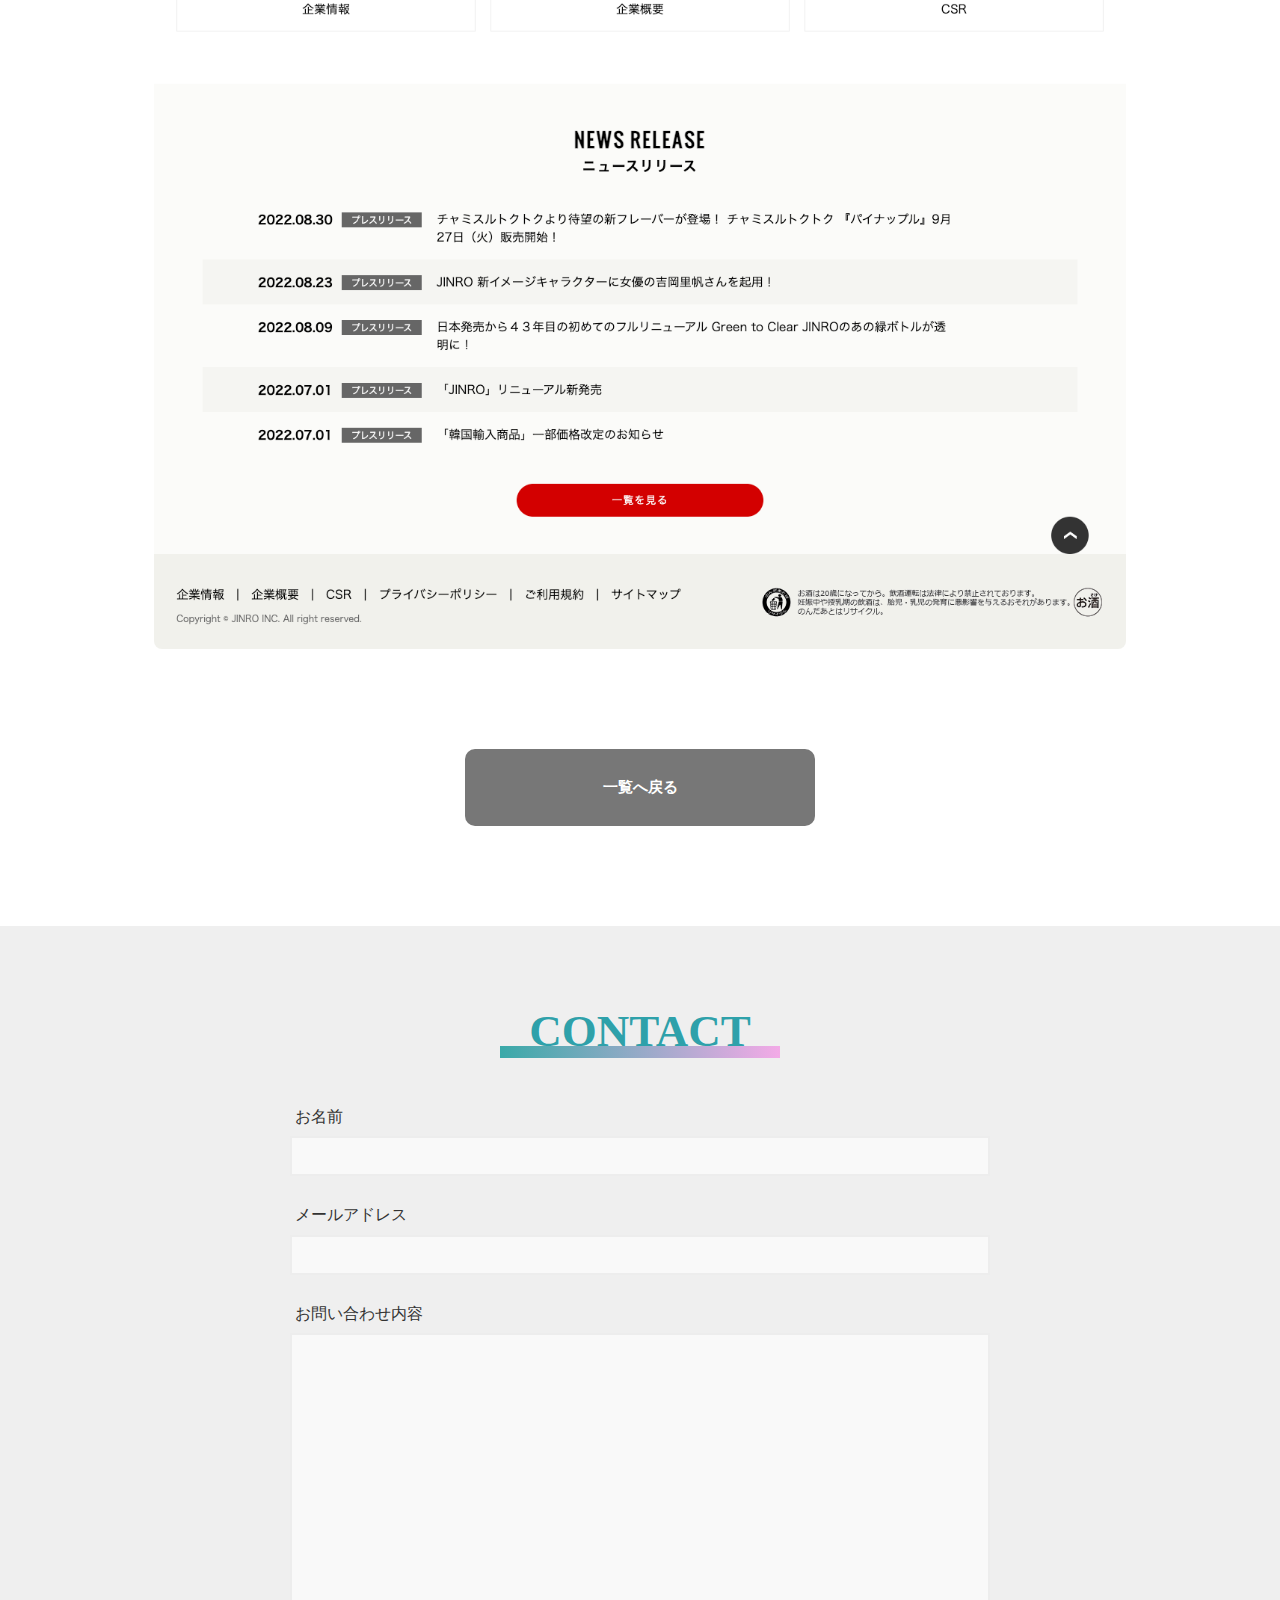
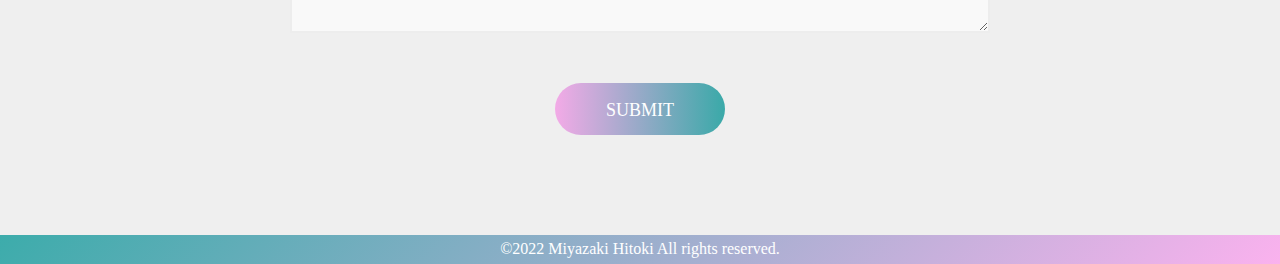
<file: works_jinro.html>
<!DOCTYPE html>
<html la="jp">
<head>
  <meta charSet="utf-8">
  <title>ポートフォリオ-WORKS_JINRO</title>
  <meta name="description" content="Generated by create next app">
  <meta name="viewport" content="width=device-width, initial-scale=1.0">
  <meta name="robots" content="max-image-preview:large">

  <meta property="og:title" content="ポートフォリオ-WORKS_JINRO">
  <meta property="og:description" content="WORKS">
  <meta property="og:type" content="article">
  <!-- <meta property="og:url" content="ページの URL"> -->
  <meta property="og:image" content="assets/images/works_list/jinro_main.png">
  <meta property="og:site_name" content="ポートフォリオ">
  <meta property="og:locale" content="ja_JP">
  <link rel="stylesheet" href="assets/sass/app.css">
</head>
<body>
  <header>
    <div class="l-header" id="l-header">
      <div class="l-header__container">
        <div class="l-header__container__logo u-logo">
          <a href="index.html">
            <p class="l-header__container__logo__top">MIYAZAKI HITOKI</p>
            <p class="l-header__container__logo__bottom">MY PORTFOLIO</p>
          </a>
        </div>
        <ul class="l-header__container__list u-list">
          <li class="l-header__container__list__items"><a href="index.html#p-main__profile">PROFILE</a></li>
          <li class="l-header__container__list__items"><a href="index.html#p-main__skills">SKILLS</a></li>
          <li class="l-header__container__list__items"><a href="index.html#p-main__works">WORKS</a></li>
          <li class="l-header__container__list__items l-header__container__list__items__button u-navbtn"><a href="#c-contact">CONTACT</a></li>
        </ul>
        <div class="l-header__container__menu">
          <div class="l-header__container__menu__btn">メニュー</div>
          <div class="l-header__container__menu__container">
            <ul class="l-header__container__menu__container__list">
              <li class="l-header__container__menu__container__list__items"><a href="index.html#p-main__profile">PROFILE</a></li>
              <li class="l-header__container__menu__container__list__items"><a href="index.html#p-main__skills">SKILLS</a></li>
              <li class="l-header__container__menu__container__list__items"><a href="index.html#p-main__works">WORKS</a></li>
              <li class="l-header__container__menu__container__list__items"><a href="#c-contact">CONTACT</a></li>
            </ul>
          </div>
        </div>
      </div>
    </div>
  </header>
  <main>
    <div class="p-works" id="p-works">

      <!-- TOP-SECTION -->
      <section class="c-top" id="c-top">
        <div class="c-top__container">
          <div class="c-top__container__txtarea">
            <div class="c-top__container__txtarea__txt">
              <h1>WORKS</h1>
              <p>制作実績</p>
            </div>
          </div>
        </div>
      </section>
      <!-- TOP-SECTION-END -->

      <!-- MAIN-SECTION -->
      <section class="c-works__main" id="c-works__main">
        <div class="c-works__main__container">
          <div class="c-works__main__container__h2">
            <h2 class="c-works__main__container__h2__name">JINRO 様</h2>
          </div>
          <div class="c-works__main__container__txt">
            <div class="c-works__main__container__txt__flex">
              <p class="c-works__main__container__txt__flex__main">実績</p>
              <p class="c-works__main__container__txt__flex__sub">
                酒類JINROサイト開発
              </p>
            </div>
            <div class="c-works__main__container__txt__flex">
              <p class="c-works__main__container__txt__flex__main term">期間</p>
              <p class="c-works__main__container__txt__flex__sub">
                約4ヶ月
              </p>
            </div>
            <div class="c-works__main__container__txt__flex">
              <p class="c-works__main__container__txt__flex__main scope">使用言語</p>
              <p class="c-works__main__container__txt__flex__sub">
                HTML5, CSS3, Javascript, Jquery
              </p>
            </div>
          </div>
          <div class="c-works__main__container__img">
            <img src="assets/images/works/jinro.png" alt="">
          </div>
        </div>
      </section>
      <!-- MAIN-SECTION-END -->

      <!-- BACK-SECTION -->
      <section class="c-link_btn" id="c-link_btn">
        <div class="c-link_btn__container">
          <div class="c-link_btn__container__top">
            <div class="c-link_btn__container__top__txt">
              <a href="works_list.html">
                <p>一覧へ戻る</p>
              </a>
            </div>
          </div>
        </div>
      </section>
      <!-- BACK-SECTION-END -->

      <!-- CONTACT-SECTION -->
      <section class="c-contact" id="c-contact">
        <div class="c-contact__container">
          <div class="c-contact__container__h2">
            <h2>CONTACT</h2>
          </div>
          <form class="c-contact__container__form">
            <div class="c-contact__container__form__name">
              <div class="c-contact__container__form__name__title">お名前</div>
              <input  class="c-contact__container__form__name__input" type="text" name="name" id="name">
            </div>
            <div class="c-contact__container__form__email">
              <div class="c-contact__container__form__email__title">メールアドレス</div>
              <input  class="c-contact__container__form__email__input" type="text" name="email" id="email">
            </div>
            <div class="c-contact__container__form__detail">
              <div class="c-contact__container__form__detail__title">お問い合わせ内容</div>
              <textarea class="c-contact__container__form__detail__textarea" name="detail" id="detail"></textarea> 
            </div>
            <div class="c-contact__container__form__button">
              <button>SUBMIT</button>
            </div>
          </form>
        </div>
      </section>
      <!-- CONTACT-SECTION-END -->
    </div>
  </main>
  <footer>
    <div class="l-footer" id="l-footer">
      <p><span>&copy;</span>2022 Miyazaki Hitoki All rights reserved.</p>
    </div>
  </footer>
  <script src="assets/js/jquery-3.6.1.min.js"></script>
  <script src="assets/js/menu.js"></script>
</body>
</html>
</file>
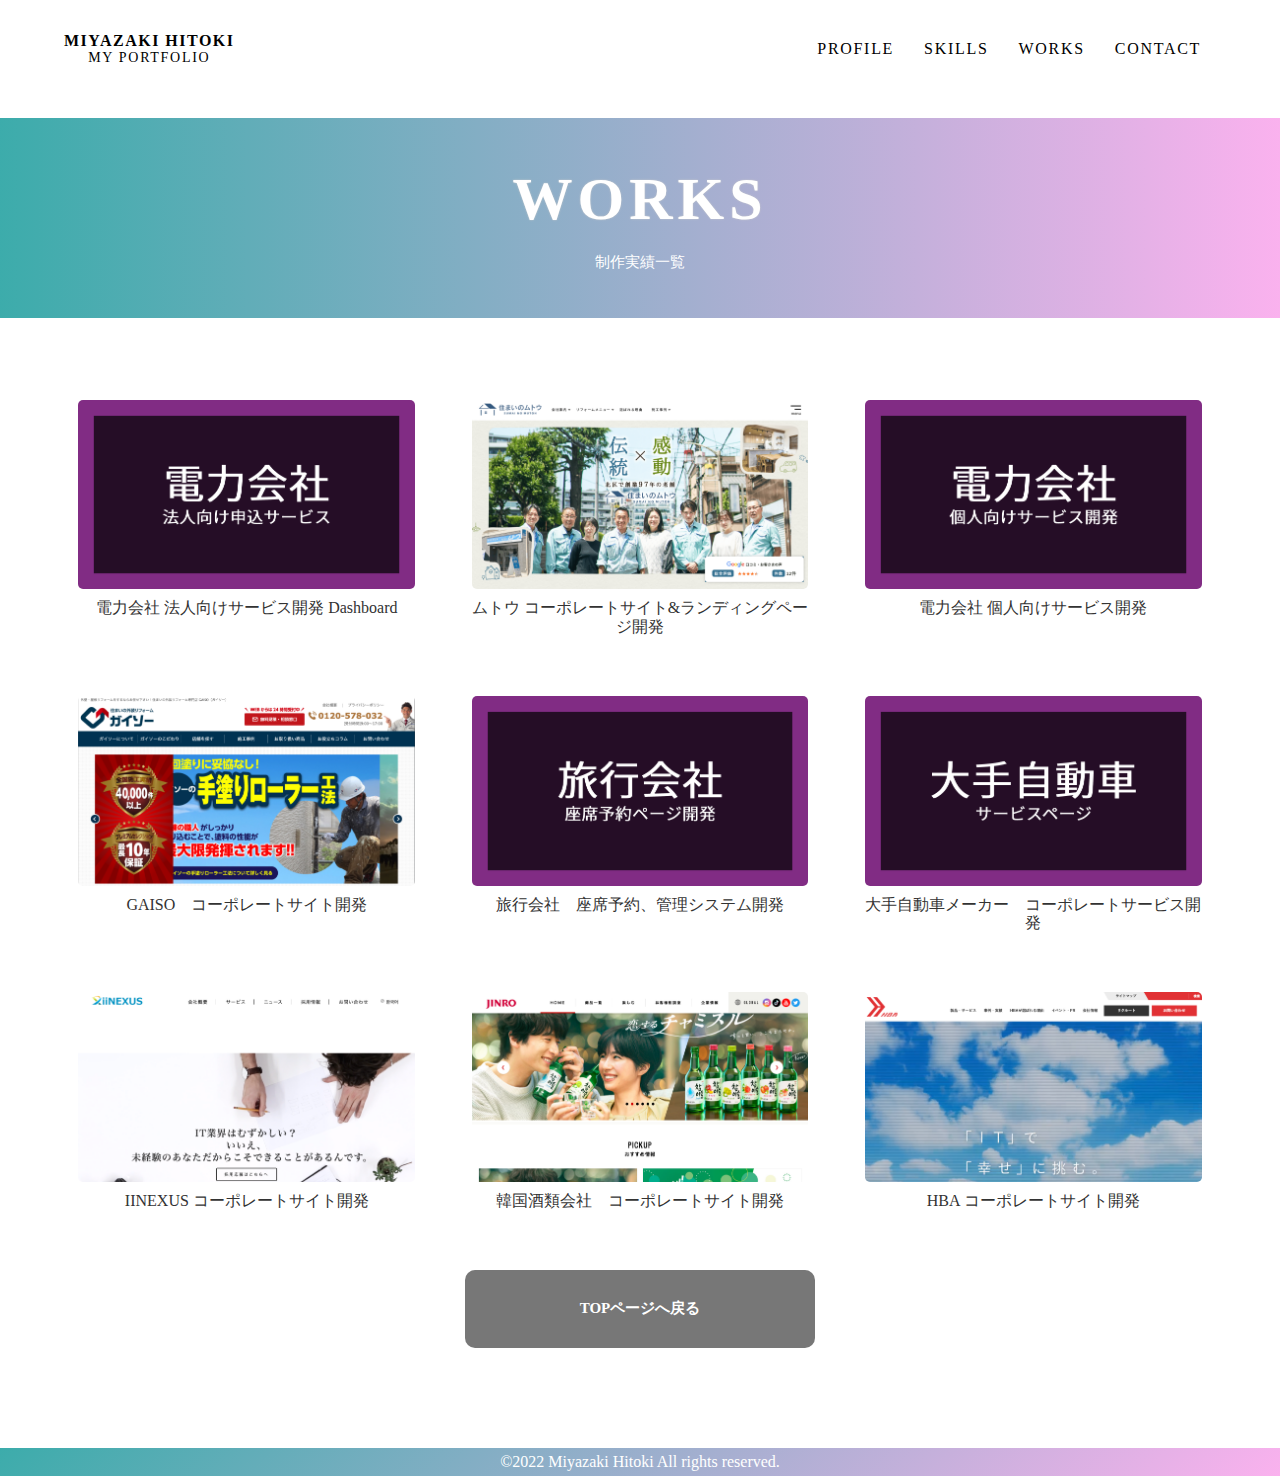
<file: works_list.html>
<!DOCTYPE html>
<html la="jp">
  <head>
    <meta charSet="utf-8">
    <title>ポートフォリオ-WORKS_LIST</title>
    <meta name="description" content="自己紹介">
    <meta name="viewport" content="width=device-width, initial-scale=1.0">
    <meta name="robots" content="max-image-preview:large">
    
    <meta property="og:title" content="ポートフォリオ-WORKS_LIST">
    <meta property="og:description" content="制作実績一覧">
    <meta property="og:type" content="website">
    <!-- <meta property="og:url" content="ページの URL"> -->
    <meta property="og:image" content="assets/images/index/works.jpg">
    <meta property="og:site_name" content="ポートフォリオ">
    <meta property="og:locale" content="ja_JP">
    <link rel="stylesheet" href="assets/sass/app.css">
  </head>
  <body>
    <header>
      <div class="l-header" id="l-header">
        <div class="l-header__container">
          <div class="l-header__container__logo u-logo">
            <a href="index.html">
              <p class="l-header__container__logo__top">MIYAZAKI HITOKI</p>
              <p class="l-header__container__logo__bottom">MY PORTFOLIO</p>
            </a>
          </div>
          <ul class="l-header__container__list u-list">
            <li class="l-header__container__list__items"><a href="index.html#p-main__profile">PROFILE</a></li>
            <li class="l-header__container__list__items"><a href="index.html#p-main__skills">SKILLS</a></li>
            <li class="l-header__container__list__items"><a href="index.html#p-main__works">WORKS</a></li>
            <li class="l-header__container__list__items l-header__container__list__items__button u-navbtn"><a href="index.html#c-contact">CONTACT</a></li>
          </ul>
          <div class="l-header__container__menu">
            <div class="l-header__container__menu__btn">メニュー</div>
            <div class="l-header__container__menu__container">
              <ul class="l-header__container__menu__container__list">
                <li class="l-header__container__menu__container__list__items"><a href="index.html#p-main__profile">PROFILE</a></li>
                <li class="l-header__container__menu__container__list__items"><a href="index.html#p-main__skills">SKILLS</a></li>
                <li class="l-header__container__menu__container__list__items"><a href="index.html#p-main__works">WORKS</a></li>
                <li class="l-header__container__menu__container__list__items"><a href="index.html#c-contact">CONTACT</a></li>
              </ul>
            </div>
          </div>
        </div>
      </div>
    </header>
    <main>
      <div class="p-wlist" id="p-wlist">
        <!-- TOP-SECTION -->
        <section class="c-top" id="c-top">
          <div class="c-top__container">
            <div class="c-top__container__txtarea">
              <div class="c-top__container__txtarea__txt">
                <h1>WORKS</h1>
                <p>制作実績一覧</p>
              </div>
            </div>
          </div>
        </section>
        <!-- TOP-SECTION-END -->
        <!-- MAIN-SECTION -->
        <section class="p-wlist__main">
          <div class="p-wlist__main__container">
            <div class="p-wlist__main__container__flex">
              <div class="p-wlist__main__container__flex__items">
                <div class="p-wlist__main__container__flex__items__img">
                  <a href="works_btob.html"><img src="assets/images/works_list/denryoku_01.png" alt=""></a>
                </div>
                <div class="p-wlist__main__container__flex__items__txt">
                  <p>電力会社 法人向けサービス開発 Dashboard</p>
                </div>
              </div>
              <div class="p-wlist__main__container__flex__items">
                <div class="p-wlist__main__container__flex__items__img">
                  <a href="works_mutoh.html"><img src="assets/images/works_list/mutoh_main.png" alt=""></a>
                </div>
                <div class="p-wlist__main__container__flex__items__txt">
                  <p>ムトウ コーポレートサイト&ランディングページ開発</p>
                </div>
              </div>
              <div class="p-wlist__main__container__flex__items">
                <div class="p-wlist__main__container__flex__items__img">
                  <a href="works_btoc.html"><img src="assets/images/works_list/denryoku_02.png" alt=""></a>
                </div>  
                  <div class="p-wlist__main__container__flex__items__txt">
                    <p>電力会社 個人向けサービス開発</p>
                  </div>
              </div>
              <div class="p-wlist__main__container__flex__items">
                <div class="p-wlist__main__container__flex__items__img">
                  <a href="works_gaiso.html"><img src="assets/images/works_list/gaiso_main.png" alt=""></a>
                </div>
                <div class="p-wlist__main__container__flex__items__txt">
                  <p>GAISO　コーポレートサイト開発</p>
                </div>
              </div>
              <div class="p-wlist__main__container__flex__items">
                <div class="p-wlist__main__container__flex__items__img">
                  <a href="works_ryoko.html"><img src="assets/images/works_list/ryokogaisha.png" alt=""></a>
                </div>
                <div class="p-wlist__main__container__flex__items__txt">
                  <p>旅行会社　座席予約、管理システム開発</p>
                </div>
              </div>
              <div class="p-wlist__main__container__flex__items">
                <div class="p-wlist__main__container__flex__items__img">
                  <a href="works_car.html"><img src="assets/images/works_list/zidousha.png" alt=""></a>
                </div>
                <div class="p-wlist__main__container__flex__items__txt">
                  <p>大手自動車メーカー　コーポレートサービス開発</p>
                </div>
              </div>
              <div class="p-wlist__main__container__flex__items">
                <div class="p-wlist__main__container__flex__items__img">
                  <a href="works_iinexus.html"><img src="assets/images/works_list/iinexus_main.png" alt=""></a>
                </div>
                <div class="p-wlist__main__container__flex__items__txt">
                  <p>IINEXUS コーポレートサイト開発</p>
                </div>
              </div>
              <div class="p-wlist__main__container__flex__items">
                <div class="p-wlist__main__container__flex__items__img">
                  <a href="works_jinro.html"><img src="assets/images/works_list/jinro_main.png" alt=""></a>
                </div>
                <div class="p-wlist__main__container__flex__items__txt">
                  <p>韓国酒類会社　コーポレートサイト開発</p>
                </div>
              </div>
              <div class="p-wlist__main__container__flex__items">
                <div class="p-wlist__main__container__flex__items__img">
                  <a href="works_hba.html"><img src="assets/images/works_list/hba_main.png" alt=""></a>
                </div>
                <div class="p-wlist__main__container__flex__items__txt">
                  <p>HBA コーポレートサイト開発</p>
                </div>
              </div>
            </div>
          </div>
        </section>
        <!-- MAIN-SECTION-END -->

        <!-- LINK_BTN-SECTION -->
        <section class="c-link_btn" id="c-link_btn">
          <div class="c-link_btn__container">
            <div class="c-link_btn__container__top">
              <div class="c-link_btn__container__top__txt">
                <a href="index.html">
                  <p>TOPページへ戻る</p>
                </a>
              </div>
            </div>
          </div>
        </section>
        <!-- LINK_BTN-SECTION-END -->
      </div>
    </main>
    <footer>
      <div class="l-footer" id="l-footer">
        <p><span>&copy;</span>2022 Miyazaki Hitoki All rights reserved.</p>
      </div>
    </footer>
    <script src="assets/js/jquery-3.6.1.min.js"></script>
    <script src="assets/js/menu.js"></script>
  </body>
</html>
</file>
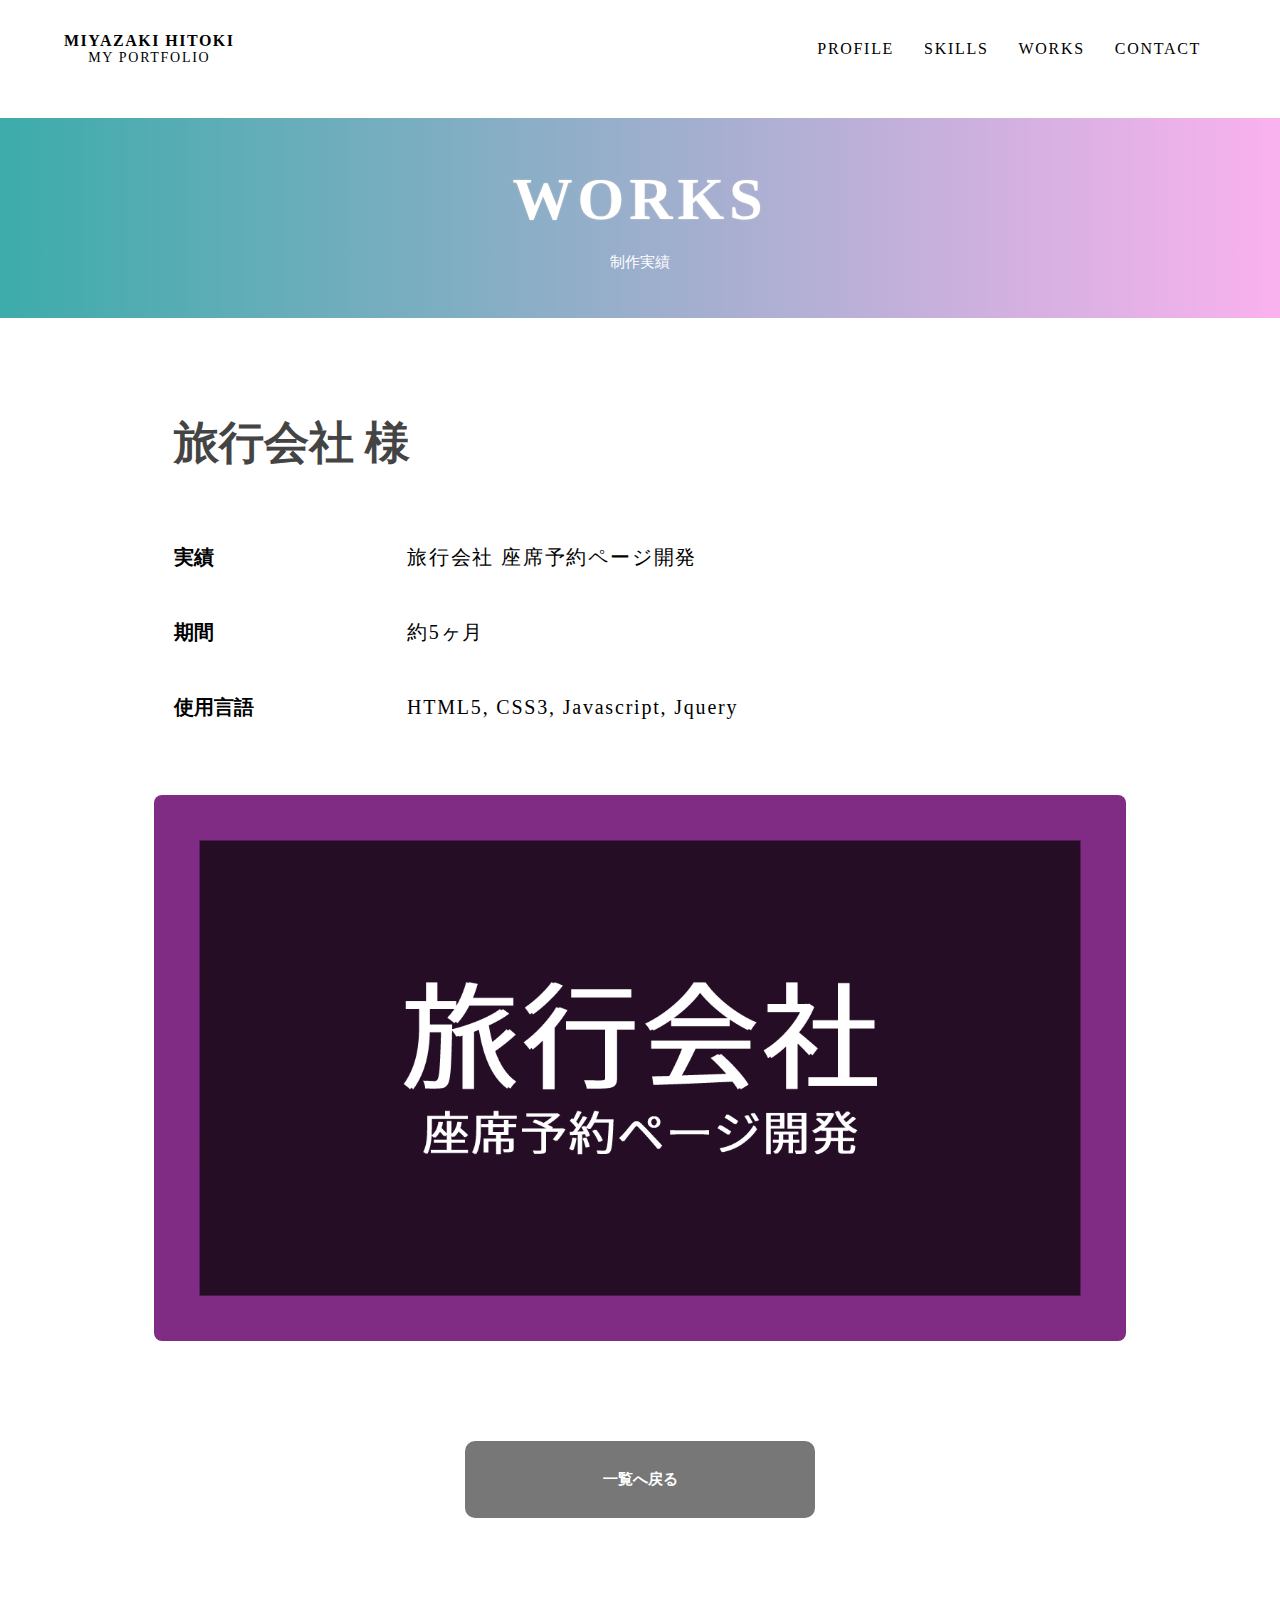
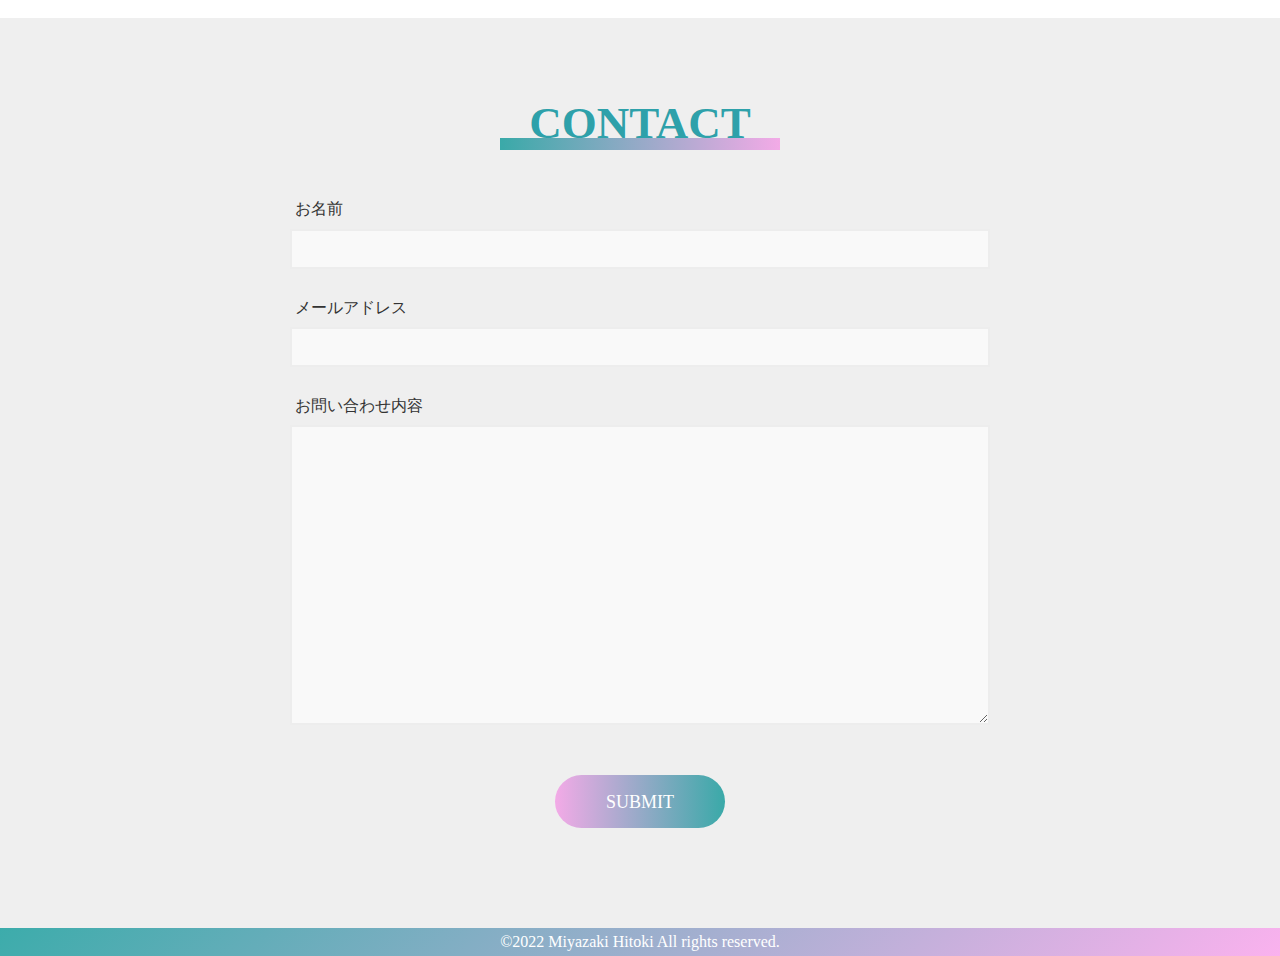
<file: works_ryoko.html>
<!DOCTYPE html>
<html la="jp">
<head>
  <meta charSet="utf-8">
  <title>ポートフォリオ-WORKS_RYOKOGAISHA</title>
  <meta name="description" content="Generated by create next app">
  <meta name="viewport" content="width=device-width, initial-scale=1.0">
  <meta name="robots" content="max-image-preview:large">

  <meta property="og:title" content="ポートフォリオ-WORKS_RYOKOGAISHA">
  <meta property="og:description" content="WORKS">
  <meta property="og:type" content="article">
  <!-- <meta property="og:url" content="ページの URL"> -->
  <meta property="og:image" content="assets/images/works_list/ryokogaisha.png">
  <meta property="og:site_name" content="ポートフォリオ">
  <meta property="og:locale" content="ja_JP">
  <link rel="stylesheet" href="assets/sass/app.css">
</head>
<body>
  <header>
    <div class="l-header" id="l-header">
      <div class="l-header__container">
        <div class="l-header__container__logo u-logo">
          <a href="index.html">
            <p class="l-header__container__logo__top">MIYAZAKI HITOKI</p>
            <p class="l-header__container__logo__bottom">MY PORTFOLIO</p>
          </a>
        </div>
        <ul class="l-header__container__list u-list">
          <li class="l-header__container__list__items"><a href="index.html#p-main__profile">PROFILE</a></li>
          <li class="l-header__container__list__items"><a href="index.html#p-main__skills">SKILLS</a></li>
          <li class="l-header__container__list__items"><a href="index.html#p-main__works">WORKS</a></li>
          <li class="l-header__container__list__items l-header__container__list__items__button u-navbtn"><a href="#c-contact">CONTACT</a></li>
        </ul>
        <div class="l-header__container__menu">
          <div class="l-header__container__menu__btn">メニュー</div>
          <div class="l-header__container__menu__container">
            <ul class="l-header__container__menu__container__list">
              <li class="l-header__container__menu__container__list__items"><a href="index.html#p-main__profile">PROFILE</a></li>
              <li class="l-header__container__menu__container__list__items"><a href="index.html#p-main__skills">SKILLS</a></li>
              <li class="l-header__container__menu__container__list__items"><a href="index.html#p-main__works">WORKS</a></li>
              <li class="l-header__container__menu__container__list__items"><a href="#c-contact">CONTACT</a></li>
            </ul>
          </div>
        </div>
      </div>
    </div>
  </header>
  <main>
    <div class="p-works__ryoko" id="p-works__ryoko">

      <!-- TOP-SECTION -->
      <section class="c-top" id="c-top">
        <div class="c-top__container">
          <div class="c-top__container__txtarea">
            <div class="c-top__container__txtarea__txt">
              <h1>WORKS</h1>
              <p>制作実績</p>
            </div>
          </div>
        </div>
      </section>
      <!-- TOP-SECTION-END -->

      <!-- MAIN-SECTION -->
      <section class="c-works__main" id="c-works__main">
        <div class="c-works__main__container">
          <div class="c-works__main__container__h2">
            <h2 class="c-works__main__container__h2__name">旅行会社 様</h2>
          </div>
          <div class="c-works__main__container__txt">
            <div class="c-works__main__container__txt__flex">
              <p class="c-works__main__container__txt__flex__main">実績</p>
              <p class="c-works__main__container__txt__flex__sub">
                旅行会社 座席予約ページ開発
              </p>
            </div>
            <div class="c-works__main__container__txt__flex">
              <p class="c-works__main__container__txt__flex__main term">期間</p>
              <p class="c-works__main__container__txt__flex__sub">
                約5ヶ月
              </p>
            </div>
            <div class="c-works__main__container__txt__flex">
              <p class="c-works__main__container__txt__flex__main scope">使用言語</p>
              <p class="c-works__main__container__txt__flex__sub">
                HTML5, CSS3, Javascript, Jquery
              </p>
            </div>
          </div>
          <div class="c-works__main__container__img">
            <img src="assets/images/works/ryokogaisha.png" alt="">
          </div>
        </div>
      </section>
      <!-- MAIN-SECTION-END -->

      <!-- BACK-SECTION -->
      <section class="c-link_btn" id="c-link_btn">
        <div class="c-link_btn__container">
          <div class="c-link_btn__container__top">
            <div class="c-link_btn__container__top__txt">
              <a href="works_list.html">
                <p>一覧へ戻る</p>
              </a>
            </div>
          </div>
        </div>
      </section>
      <!-- BACK-SECTION-END -->

      <!-- CONTACT-SECTION -->
      <section class="c-contact" id="c-contact">
        <div class="c-contact__container">
          <div class="c-contact__container__h2">
            <h2>CONTACT</h2>
          </div>
          <form class="c-contact__container__form">
            <div class="c-contact__container__form__name">
              <div class="c-contact__container__form__name__title">お名前</div>
              <input  class="c-contact__container__form__name__input" type="text" name="name" id="name">
            </div>
            <div class="c-contact__container__form__email">
              <div class="c-contact__container__form__email__title">メールアドレス</div>
              <input  class="c-contact__container__form__email__input" type="text" name="email" id="email">
            </div>
            <div class="c-contact__container__form__detail">
              <div class="c-contact__container__form__detail__title">お問い合わせ内容</div>
              <textarea class="c-contact__container__form__detail__textarea" name="detail" id="detail"></textarea> 
            </div>
            <div class="c-contact__container__form__button">
              <button>SUBMIT</button>
            </div>
          </form>
        </div>
      </section>
      <!-- CONTACT-SECTION-END -->
    </div>
  </main>
  <footer>
    <div class="l-footer" id="l-footer">
      <p><span>&copy;</span>2022 Miyazaki Hitoki All rights reserved.</p>
    </div>
  </footer>
  <script src="assets/js/jquery-3.6.1.min.js"></script>
  <script src="assets/js/menu.js"></script>
</body>
</html>
</file>
<file: assets/sass/app.css>
/*! destyle.css v4.0.0 | MIT License | https://github.com/nicolas-cusan/destyle.css */
/* Reset box-model and set borders */
/* ============================================ */
*,
::before,
::after {
  box-sizing: border-box;
  border-style: solid;
  border-width: 0;
}

/* Document */
/* ============================================ */
/**
 * 1. Correct the line height in all browsers.
 * 2. Prevent adjustments of font size after orientation changes in iOS.
 * 3. Remove gray overlay on links for iOS.
 */
html {
  line-height: 1.15; /* 1 */
  -webkit-text-size-adjust: 100%; /* 2 */
  -webkit-tap-highlight-color: transparent; /* 3*/
}

/* Sections */
/* ============================================ */
/**
 * Remove the margin in all browsers.
 */
body {
  margin: 0;
}

/**
 * Render the `main` element consistently in IE.
 */
main {
  display: block;
}

/* Vertical rhythm */
/* ============================================ */
p,
table,
blockquote,
address,
pre,
iframe,
form,
figure,
dl {
  margin: 0;
}

/* Headings */
/* ============================================ */
h1,
h2,
h3,
h4,
h5,
h6 {
  font-size: inherit;
  font-weight: inherit;
  margin: 0;
}

/* Lists (enumeration) */
/* ============================================ */
ul,
ol {
  margin: 0;
  padding: 0;
  list-style: none;
}

/* Lists (definition) */
/* ============================================ */
dt {
  font-weight: bold;
}

dd {
  margin-left: 0;
}

/* Grouping content */
/* ============================================ */
/**
 * 1. Add the correct box sizing in Firefox.
 * 2. Show the overflow in Edge and IE.
 */
hr {
  box-sizing: content-box; /* 1 */
  height: 0; /* 1 */
  overflow: visible; /* 2 */
  border-top-width: 1px;
  margin: 0;
  clear: both;
  color: inherit;
}

/**
 * 1. Correct the inheritance and scaling of font size in all browsers.
 * 2. Correct the odd `em` font sizing in all browsers.
 */
pre {
  font-family: monospace, monospace; /* 1 */
  font-size: inherit; /* 2 */
}

address {
  font-style: inherit;
}

/* Text-level semantics */
/* ============================================ */
/**
 * Remove the gray background on active links in IE 10.
 */
a {
  background-color: transparent;
  text-decoration: none;
  color: inherit;
}

/**
 * 1. Remove the bottom border in Chrome 57-
 * 2. Add the correct text decoration in Chrome, Edge, IE, Opera, and Safari.
 */
abbr[title] {
  -webkit-text-decoration: underline dotted;
          text-decoration: underline dotted; /* 2 */
}

/**
 * Add the correct font weight in Chrome, Edge, and Safari.
 */
b,
strong {
  font-weight: bolder;
}

/**
 * 1. Correct the inheritance and scaling of font size in all browsers.
 * 2. Correct the odd `em` font sizing in all browsers.
 */
code,
kbd,
samp {
  font-family: monospace, monospace; /* 1 */
  font-size: inherit; /* 2 */
}

/**
 * Add the correct font size in all browsers.
 */
small {
  font-size: 80%;
}

/**
 * Prevent `sub` and `sup` elements from affecting the line height in
 * all browsers.
 */
sub,
sup {
  font-size: 75%;
  line-height: 0;
  position: relative;
  vertical-align: baseline;
}

sub {
  bottom: -0.25em;
}

sup {
  top: -0.5em;
}

/* Replaced content */
/* ============================================ */
/**
 * Prevent vertical alignment issues.
 */
svg,
img,
embed,
object,
iframe {
  vertical-align: bottom;
}

/* Forms */
/* ============================================ */
/**
 * Reset form fields to make them styleable.
 * 1. Make form elements stylable across systems iOS especially.
 * 2. Inherit text-transform from parent.
 */
button,
input,
optgroup,
select,
textarea {
  -webkit-appearance: none; /* 1 */
  -moz-appearance: none;
       appearance: none;
  vertical-align: middle;
  color: inherit;
  font: inherit;
  background: transparent;
  padding: 0;
  margin: 0;
  border-radius: 0;
  text-align: inherit;
  text-transform: inherit; /* 2 */
}

/**
 * Correct cursors for clickable elements.
 */
button,
[type=button],
[type=reset],
[type=submit] {
  cursor: pointer;
}

button:disabled,
[type=button]:disabled,
[type=reset]:disabled,
[type=submit]:disabled {
  cursor: default;
}

/**
 * Improve outlines for Firefox and unify style with input elements & buttons.
 */
:-moz-focusring {
  outline: auto;
}

select:disabled {
  opacity: inherit;
}

/**
 * Remove padding
 */
option {
  padding: 0;
}

/**
 * Reset to invisible
 */
fieldset {
  margin: 0;
  padding: 0;
  min-width: 0;
}

legend {
  padding: 0;
}

/**
 * Add the correct vertical alignment in Chrome, Firefox, and Opera.
 */
progress {
  vertical-align: baseline;
}

/**
 * Remove the default vertical scrollbar in IE 10+.
 */
textarea {
  overflow: auto;
}

/**
 * Correct the cursor style of increment and decrement buttons in Chrome.
 */
[type=number]::-webkit-inner-spin-button,
[type=number]::-webkit-outer-spin-button {
  height: auto;
}

/**
 * Correct the outline style in Safari.
 */
[type=search] {
  outline-offset: -2px; /* 1 */
}

/**
 * Remove the inner padding in Chrome and Safari on macOS.
 */
[type=search]::-webkit-search-decoration {
  -webkit-appearance: none;
}

/**
 * 1. Correct the inability to style clickable types in iOS and Safari.
 * 2. Fix font inheritance.
 */
::-webkit-file-upload-button {
  -webkit-appearance: button; /* 1 */
  font: inherit; /* 2 */
}

/**
 * Fix appearance for Firefox
 */
[type=number] {
  -moz-appearance: textfield;
}

/**
 * Clickable labels
 */
label[for] {
  cursor: pointer;
}

/* Interactive */
/* ============================================ */
/*
 * Add the correct display in Edge, IE 10+, and Firefox.
 */
details {
  display: block;
}

/*
 * Add the correct display in all browsers.
 */
summary {
  display: list-item;
}

/*
 * Remove outline for editable content.
 */
[contenteditable]:focus {
  outline: auto;
}

/* Tables */
/* ============================================ */
/**
1. Correct table border color inheritance in all Chrome and Safari.
*/
table {
  border-color: inherit; /* 1 */
  border-collapse: collapse;
}

caption {
  text-align: left;
}

td,
th {
  vertical-align: top;
  padding: 0;
}

th {
  text-align: left;
  font-weight: bold;
}

html {
  scroll-behavior: smooth;
}

body {
  width: 100%;
  margin: 0;
  padding: 0;
}

img {
  width: 100%;
}

h1 {
  color: #fff;
  font-size: 47px;
  font-weight: bold;
  letter-spacing: 5px;
}

h2 {
  color: rgba(11, 147, 158, 0.859);
  font-size: 45px;
  font-weight: bold;
  background-size: 260px 12px;
  background-image: linear-gradient(-90deg, rgba(246, 114, 224, 0.549) 0%, rgba(21, 155, 154, 0.831) 100%);
  background-position: bottom;
  background-repeat: no-repeat;
  text-align: center;
}

h3 {
  margin-bottom: 50px;
  color: rgba(11, 147, 158, 0.859);
  font-size: 30px;
  font-weight: bold;
  letter-spacing: 1.5px;
  display: flex;
  align-items: center;
}
h3::before {
  content: "";
  width: 35px;
  margin-right: 10px;
}

.p-works {
  width: 100%;
  color: #444;
}

.l-header {
  width: 100%;
  position: relative;
  z-index: 50;
}
.l-header .l-header__container {
  width: 100%;
  margin-top: 25px;
  padding: 0 5%;
  display: flex;
  justify-content: space-between;
  align-items: center;
  position: absolute;
  z-index: 50;
  /* HAMBURGER-MENU */
  /* HAMBURGER-MENU-END */
}
.l-header .l-header__container .l-header__container__logo {
  color: #fff;
  text-align: center;
}
.l-header .l-header__container .l-header__container__logo .l-header__container__logo__top {
  font-size: 16px;
  font-weight: bold;
  letter-spacing: 1.5px;
}
.l-header .l-header__container .l-header__container__logo .l-header__container__logo__bottom {
  letter-spacing: 1.7px;
  font-size: 14px;
}
.l-header .l-header__container .l-header__container__list {
  display: flex;
  align-items: center;
  color: #fff;
}
.l-header .l-header__container .l-header__container__list .l-header__container__list__items a {
  padding: 15px;
  letter-spacing: 1.7px;
}
.l-header .l-header__container .l-header__container__list .l-header__container__list__items__button a {
  padding: 25px;
  background: #fff;
  color: rgba(246, 114, 224, 0.549);
  border-radius: 50px;
  display: block;
}
.l-header .l-header__container .l-header__container__menu {
  display: none;
}

/* RESPONSIVE-800PX */
@media (max-width: 800px) {
  .l-header .l-header__container .l-header__container__logo {
    width: 50%;
  }
  .l-header .l-header__container .l-header__container__list {
    display: none;
  }
  .l-header .l-header__container .l-header__container__menu {
    width: 50%;
    display: block;
    text-align: center;
  }
  .l-header .l-header__container .l-header__container__menu .l-header__container__menu__btn {
    width: 140px;
    margin: 0 auto;
    padding: 15px 20px;
    border-radius: 30px;
    background: #fff;
    color: rgba(246, 114, 224, 0.549);
    position: relative;
    z-index: 50;
    cursor: pointer;
  }
  .l-header .l-header__container .l-header__container__menu .l-header__container__menu__btn:hover {
    background: rgb(244, 244, 244);
  }
  .l-header .l-header__container .l-header__container__menu .l-header__container__menu__container {
    width: 400px;
    height: 400px;
    position: fixed;
    top: -200%;
    left: 50%;
    transform: translate(-50%, -200%);
    z-index: 50;
    background: linear-gradient(180deg, rgba(21, 155, 154, 0.831) 0%, rgba(246, 114, 224, 0.549) 100%);
    box-shadow: #ccc 0 0 5px;
    border-radius: 50%;
    transition: all 1s;
  }
  .l-header .l-header__container .l-header__container__menu .l-header__container__menu__container .l-header__container__menu__container__list {
    position: absolute;
    top: 50%;
    left: 50%;
    transform: translate(-50%, -50%);
  }
  .l-header .l-header__container .l-header__container__menu .l-header__container__menu__container .l-header__container__menu__container__list .l-header__container__menu__container__list__items {
    list-style-type: none;
    text-align: center;
    align-items: center;
    margin-bottom: 20px;
  }
  .l-header .l-header__container .l-header__container__menu .l-header__container__menu__container .l-header__container__menu__container__list .l-header__container__menu__container__list__items a {
    width: 100%;
    font-size: 30px;
    color: #fff;
    font-weight: bold;
    text-decoration: none;
  }
  .l-header .l-header__container .l-header__container__menu .active {
    top: 50%;
    transform: translate(-50%, -50%);
  }
}
/* RESPONSIVE-800PX-END */
.l-footer {
  padding: 5px;
  text-align: center;
  align-items: center;
  background: linear-gradient(-45deg, rgba(246, 114, 224, 0.549) 0%, rgba(21, 155, 154, 0.831) 100%);
  color: #fff;
}
.l-footer .l-footer p span {
  font-family: "Times New Roman", "Times";
}

.c-contact {
  width: 100%;
  padding-bottom: 100px;
  background: rgb(239, 239, 239);
}
.c-contact .c-contact__container {
  width: 100%;
  max-width: 900px;
  margin: 0 auto;
  padding: 80px 20px 0;
}
.c-contact .c-contact__container .c-contact__container__h2 h2 {
  text-align: center;
  margin-bottom: 50px;
  background-size: 280px 12px;
}
.c-contact .c-contact__container .c-contact__container__form {
  display: flex;
  justify-content: center;
  flex-wrap: wrap;
  align-items: center;
  padding: 0 20px;
}
.c-contact .c-contact__container .c-contact__container__form .c-contact__container__form__name {
  width: 700px;
  margin-bottom: 30px;
  display: flex;
  flex-flow: column;
}
.c-contact .c-contact__container .c-contact__container__form .c-contact__container__form__name .c-contact__container__form__name__title {
  padding-left: 5px;
  padding-bottom: 10px;
  color: #333;
}
.c-contact .c-contact__container .c-contact__container__form .c-contact__container__form__name .c-contact__container__form__name__input {
  height: 40px;
  background: #f9f9f9;
  border: #ededed 2px solid;
  color: #333;
  padding: 10px;
  letter-spacing: 1.3px;
}
.c-contact .c-contact__container .c-contact__container__form .c-contact__container__form__email {
  width: 700px;
  margin-bottom: 30px;
  display: flex;
  flex-flow: column;
}
.c-contact .c-contact__container .c-contact__container__form .c-contact__container__form__email .c-contact__container__form__email__title {
  padding-left: 5px;
  padding-bottom: 10px;
  color: #333;
}
.c-contact .c-contact__container .c-contact__container__form .c-contact__container__form__email .c-contact__container__form__email__input {
  height: 40px;
  background: #f9f9f9;
  border: #ededed 2px solid;
  color: #333;
  padding: 10px;
  letter-spacing: 1.3px;
}
.c-contact .c-contact__container .c-contact__container__form .c-contact__container__form__detail {
  width: 700px;
  display: flex;
  flex-flow: column;
  margin-bottom: 50px;
}
.c-contact .c-contact__container .c-contact__container__form .c-contact__container__form__detail .c-contact__container__form__detail__title {
  padding-left: 5px;
  padding-bottom: 10px;
  color: #333;
}
.c-contact .c-contact__container .c-contact__container__form .c-contact__container__form__detail .c-contact__container__form__detail__textarea {
  height: 300px;
  background: #f9f9f9;
  border: #ededed 2px solid;
  color: #333;
  padding: 10px;
  letter-spacing: 1.3px;
}
.c-contact .c-contact__container .c-contact__container__form .c-contact__container__form__button {
  width: 170px;
  padding: 15px 20px;
  font-size: 18px;
  color: #fff;
  margin: 0 auto;
  text-align: center;
  background: linear-gradient(90deg, rgba(246, 114, 224, 0.5490196078) 0%, rgba(21, 155, 154, 0.831372549) 100%);
  border-radius: 50px;
}

.c-top {
  width: 100%;
  margin-bottom: 118px;
}
.c-top .c-top__container {
  position: relative;
  top: 118px;
  left: 0;
  bottom: 0;
  right: 0;
}
.c-top .c-top__container .c-top__container__txtarea {
  width: 100%;
  height: 200px;
  background: linear-gradient(90deg, rgba(21, 155, 154, 0.831372549) 0%, rgba(246, 114, 224, 0.5490196078) 100%);
  position: relative;
  z-index: 10;
}
.c-top .c-top__container .c-top__container__txtarea .c-top__container__txtarea__txt {
  position: absolute;
  top: 50%;
  left: 50%;
  transform: translate(-50%, -50%);
  text-align: center;
}
.c-top .c-top__container .c-top__container__txtarea .c-top__container__txtarea__txt h1 {
  text-shadow: #ccc 0 0 2px;
  margin-bottom: 20px;
  font-size: 60px;
}
.c-top .c-top__container .c-top__container__txtarea .c-top__container__txtarea__txt p {
  font-size: 15px;
  color: #fff;
}

@media screen and (max-width: 800px) {
  .c-top .c-top__container {
    top: 100px;
  }
  .c-top .c-top__container .c-top__container__txtarea .c-top__container__txtarea__txt h1 {
    font-size: 50px;
  }
}
.c-link_btn {
  width: 100%;
  margin-bottom: 100px;
}
.c-link_btn .c-link_btn__container {
  max-width: 700px;
  margin: 0 auto;
}
.c-link_btn .c-link_btn__container .c-link_btn__container__top {
  width: 50%;
  margin: 0 auto;
  border-radius: 5px;
  text-align: center;
}
.c-link_btn .c-link_btn__container .c-link_btn__container__top .c-link_btn__container__top__txt a {
  display: block;
  padding: 30px 15px;
  background: #777;
  border-radius: 10px;
  font-size: 15px;
  color: #fff;
  font-weight: bold;
}

.c-works__main {
  width: 100%;
  padding: 100px 0 100px;
}
.c-works__main .c-works__main__container {
  padding: 0 5%;
  max-width: 1100px;
  margin: 0 auto;
}
.c-works__main .c-works__main__container .c-works__main__container__h2 {
  margin: 0px 0 50px;
}
.c-works__main .c-works__main__container .c-works__main__container__h2 .c-works__main__container__h2__name {
  padding-left: 20px;
  font-size: 45px;
  color: #444;
  text-align: start;
  background: none;
}
.c-works__main .c-works__main__container .c-works__main__container__txt {
  margin-bottom: 50px;
}
.c-works__main .c-works__main__container .c-works__main__container__txt .c-works__main__container__txt__flex {
  display: flex;
  padding: 20px;
}
.c-works__main .c-works__main__container .c-works__main__container__txt .c-works__main__container__txt__flex .c-works__main__container__txt__flex__main {
  width: 20%;
  margin-right: 5%;
  font-size: 20px;
  line-height: 35px;
  font-weight: bold;
}
.c-works__main .c-works__main__container .c-works__main__container__txt .c-works__main__container__txt__flex .c-works__main__container__txt__flex__sub {
  width: 75%;
  font-size: 20px;
  letter-spacing: 1.8px;
  line-height: 35px;
}
.c-works__main .c-works__main__container .c-works__main__container__img {
  width: 100%;
  height: auto;
}
.c-works__main .c-works__main__container .c-works__main__container__img img {
  max-width: 100%;
  width: auto;
  height: auto;
  border-radius: 8px;
}

@media screen and (max-width: 800px) {
  .c-works__main .c-works__main__container {
    width: 100%;
    max-width: 700px;
    margin: 0 auto;
  }
  .c-works__main .c-works__main__container .c-works__main__container__h2 {
    margin: -50px 0 50px;
  }
  .c-works__main .c-works__main__container .c-works__main__container__h2 .c-works__main__container__h2__name {
    font-size: 35px;
  }
  .c-works__main .c-works__main__container .c-works__main__container__txt .c-works__main__container__txt__flex {
    display: block;
    flex-wrap: wrap;
    justify-content: center;
  }
  .c-works__main .c-works__main__container .c-works__main__container__txt .c-works__main__container__txt__flex .c-works__main__container__txt__flex__main {
    width: 100%;
    margin-bottom: 25px;
    font-size: 20px;
    font-weight: bold;
  }
  .c-works__main .c-works__main__container .c-works__main__container__txt .c-works__main__container__txt__flex .c-works__main__container__txt__flex__sub {
    width: 100%;
    font-size: 20px;
  }
}
.p-main__top {
  width: 100%;
  height: 100vh;
  background-image: linear-gradient(180deg, rgba(246, 114, 224, 0.549) 0%, rgba(21, 155, 154, 0.831) 100%);
  margin-bottom: 100px;
}
.p-main__top .p-main__top__container {
  width: 100%;
  max-width: 1200px;
  padding: 0 5%;
  position: absolute;
  top: 50%;
  left: 50%;
  transform: translate(-50%, -50%);
  display: flex;
  justify-content: center;
  text-align: center;
  align-items: center;
}
.p-main__top .p-main__top__container .p-main__top__container__introduction {
  width: 50%;
  margin: 0 auto 0 0;
  color: #fff;
}
.p-main__top .p-main__top__container .p-main__top__container__introduction .p-main__top__container__introduction__h1 {
  padding-bottom: 20px;
  font-weight: bold;
  letter-spacing: 5px;
  overflow: hidden;
}
.p-main__top .p-main__top__container .p-main__top__container__introduction .p-main__top__container__introduction__occupation {
  padding-bottom: 50px;
  font-weight: bold;
  letter-spacing: 3px;
}
.p-main__top .p-main__top__container .p-main__top__container__introduction .p-main__top__container__introduction__details {
  line-height: 30px;
}
.p-main__top .p-main__top__container .p-main__top__container__img {
  max-width: 45%;
  height: auto;
  margin: 0 0 0 auto;
}
.p-main__top .p-main__top__container .p-main__top__container__img img {
  max-width: 100%;
  height: auto;
  width: auto;
}

@media (max-width: 1170px) {
  .p-main__top .p-main__top__container .p-main__top__container__introduction {
    text-align: center;
  }
}
@media (max-width: 800px) {
  .p-main__top .p-main__top__container {
    padding: 10% 30px 0;
    max-width: 800px;
    display: flex;
    flex-wrap: wrap;
    justify-content: center;
  }
  .p-main__top .p-main__top__container .p-main__top__container__introduction {
    width: 100%;
    padding: 0;
  }
  .p-main__top .p-main__top__container .p-main__top__container__introduction .p-main__top__container__introduction__h1 {
    font-size: 5vw;
  }
  .p-main__top .p-main__top__container .p-main__top__container__introduction .p-main__top__container__introduction__occupation {
    font-size: 2vw;
    padding-bottom: 30px;
  }
  .p-main__top .p-main__top__container .p-main__top__container__introduction .p-main__top__container__introduction__details {
    font-size: 2vw;
  }
  .p-main__top .p-main__top__container .p-main__top__container__img {
    width: 100%;
    margin: 20px auto 0 auto;
    transform: scale(1.5, 1.5);
  }
}
.p-main__profile {
  width: 100%;
  padding-bottom: 100px;
}
.p-main__profile .p-main__profile__container {
  width: 100%;
  max-width: 1200px;
  margin: 0 auto;
  padding: 0 5%;
}
.p-main__profile .p-main__profile__container .p-main__profile__container__h2 {
  margin-bottom: 100px;
  text-align: center;
}
.p-main__profile .p-main__profile__container .p-main__profile__container__about {
  display: flex;
  justify-content: center;
  align-items: center;
  position: relative;
}
.p-main__profile .p-main__profile__container .p-main__profile__container__about .p-main__profile__container__about__relative {
  max-width: 20%;
  position: relative;
  text-align: center;
  z-index: 50;
}
.p-main__profile .p-main__profile__container .p-main__profile__container__about .p-main__profile__container__about__relative img {
  max-width: 90%;
  width: auto;
  height: auto;
  position: relative;
  z-index: 50;
}
.p-main__profile .p-main__profile__container .p-main__profile__container__about .p-main__profile__container__about__relative::before {
  content: "";
  width: 90%;
  height: 100%;
  position: absolute;
  z-index: 10;
  top: -2%;
  left: -0.3%;
  transform: translate(0.3%, -2%);
  background: rgba(137, 207, 111, 0.78);
}
.p-main__profile .p-main__profile__container .p-main__profile__container__about .p-main__profile__container__about__relative::after {
  content: "";
  width: 90%;
  height: 100%;
  position: absolute;
  z-index: 10;
  bottom: -2%;
  right: -0.3%;
  transform: translate(0.3%, 2%);
  background: rgba(21, 155, 154, 0.831);
}
.p-main__profile .p-main__profile__container .p-main__profile__container__about .p-main__profile__container__about__details {
  width: 70%;
  padding-left: 10%;
}
.p-main__profile .p-main__profile__container .p-main__profile__container__about .p-main__profile__container__about__details .p-main__profile__container__about__details__info {
  padding: 20px;
  border-bottom: dotted 2.3px #ccc;
  display: flex;
}
.p-main__profile .p-main__profile__container .p-main__profile__container__about .p-main__profile__container__about__details .p-main__profile__container__about__details__info .p-main__profile__container__about__details__info__main {
  width: 140px;
  color: rgb(22, 85, 162);
  font-size: 19px;
  letter-spacing: 0.8px;
  line-height: 28px;
}
.p-main__profile .p-main__profile__container .p-main__profile__container__about .p-main__profile__container__about__details .p-main__profile__container__about__details__info .p-main__profile__container__about__details__info__sub {
  width: 600px;
  color: #333;
  font-size: 19px;
  letter-spacing: 1.8px;
  line-height: 28px;
}

@media screen and (max-width: 1170px) {
  .p-main__profile .p-main__profile__container {
    max-width: 900px;
  }
  .p-main__profile .p-main__profile__container .p-main__profile__container__h2 {
    margin-bottom: 50px;
  }
  .p-main__profile .p-main__profile__container .p-main__profile__container__about {
    flex-wrap: wrap;
    justify-content: center;
  }
  .p-main__profile .p-main__profile__container .p-main__profile__container__about .p-main__profile__container__about__relative {
    margin-bottom: 50px;
  }
}
@media screen and (max-width: 800px) {
  .p-main__profile .p-main__profile__container {
    max-width: 900px;
  }
  .p-main__profile .p-main__profile__container .p-main__profile__container__h2 {
    margin-bottom: 50px;
  }
  .p-main__profile .p-main__profile__container .p-main__profile__container__about {
    flex-wrap: wrap;
    justify-content: center;
  }
  .p-main__profile .p-main__profile__container .p-main__profile__container__about .p-main__profile__container__about__relative {
    width: 100%;
    transform: scale(1.5, 1.5);
  }
  .p-main__profile .p-main__profile__container .p-main__profile__container__about .p-main__profile__container__about__details {
    width: 100%;
    padding-left: 0;
  }
  .p-main__profile .p-main__profile__container .p-main__profile__container__about .p-main__profile__container__about__details .p-main__profile__container__about__details__info {
    margin-bottom: 30px;
    padding: 0;
    display: block;
    flex-wrap: wrap;
    justify-content: center;
    border: none;
  }
  .p-main__profile .p-main__profile__container .p-main__profile__container__about .p-main__profile__container__about__details .p-main__profile__container__about__details__info .p-main__profile__container__about__details__info__main {
    width: 100%;
    margin-bottom: 15px;
    color: #333;
    font-weight: bold;
    font-size: 20px;
  }
  .p-main__profile .p-main__profile__container .p-main__profile__container__about .p-main__profile__container__about__details .p-main__profile__container__about__details__info .p-main__profile__container__about__details__info__sub {
    width: 100%;
    font-size: 20px;
  }
}
.p-main__skills {
  width: 100%;
  padding: 100px 0;
  background: linear-gradient(-45deg, rgba(246, 114, 224, 0.5490196078) 0%, rgba(21, 155, 154, 0.831372549) 100%);
  color: #fff;
}
.p-main__skills .p-main__skills__container {
  width: 100%;
  max-width: 1200px;
  margin: 0 auto;
  padding: 0 5%;
}
.p-main__skills .p-main__skills__container .p-main__skills__container__h3__skills {
  color: #fff;
  font-size: 30px;
  font-weight: bold;
  margin-bottom: 50px;
  display: flex;
  align-items: center;
  letter-spacing: 1.9px;
}
.p-main__skills .p-main__skills__container .p-main__skills__container__h3__skills::before {
  content: "";
  border-top: 1px solid #fff;
  width: 35px;
  margin-right: 10px;
}
.p-main__skills .p-main__skills__container .p-main__skills__container__contents {
  width: 100%;
  display: flex;
  justify-content: center;
  flex-wrap: wrap;
}
.p-main__skills .p-main__skills__container .p-main__skills__container__contents .p-main__skills__container__contents__items {
  width: 45%;
  margin-bottom: 50px;
  position: relative;
}
.p-main__skills .p-main__skills__container .p-main__skills__container__contents .p-main__skills__container__contents__items:last-of-type(2) {
  margin-bottom: 0;
}
.p-main__skills .p-main__skills__container .p-main__skills__container__contents .p-main__skills__container__contents__items:last-of-type(1) {
  margin-bottom: 0;
}
.p-main__skills .p-main__skills__container .p-main__skills__container__contents .p-main__skills__container__contents__items:nth-of-type(odd) {
  margin-right: 5%;
}
.p-main__skills .p-main__skills__container .p-main__skills__container__contents .p-main__skills__container__contents__items p:nth-of-type(2) {
  font-size: 18px;
  padding-top: 15px;
  letter-spacing: 2px;
}
.p-main__skills .p-main__skills__container .p-main__skills__container__contents .p-main__skills__container__contents__items__p {
  position: relative;
  padding-left: 30px;
  z-index: 20;
  font-size: 20px;
  padding-bottom: 15px;
  font-weight: bold;
  letter-spacing: 2px;
}
.p-main__skills .p-main__skills__container .p-main__skills__container__contents .p-main__skills__container__contents__items__p::before {
  content: "";
  position: absolute;
  left: 3px;
  top: 2px;
  z-index: 10;
  background-repeat: no-repeat;
  background-size: contain;
}
.p-main__skills .p-main__skills__container .p-main__skills__container__contents .p-main__skills__container__contents__items__tooltip {
  position: absolute;
  padding: 5px 8px;
  border-radius: 5px;
  font-size: 14px;
  background: #fff;
  color: #00d4c0;
}
.p-main__skills .p-main__skills__container .p-main__skills__container__contents .p-main__skills__container__contents__items__container {
  width: 100%;
  height: 10px;
  background: #eaeaea;
  border-radius: 20px;
  position: relative;
}
.p-main__skills .p-main__skills__container .p-main__skills__container__contents .p-main__skills__container__contents__items__container .p-main__skills__container__contents__items__container__bar {
  height: 10px;
  background: #34ebd7;
  border-radius: 20px;
}

@media screen and (max-width: 1185px) {
  .p-main__skills .p-main__skills__container {
    max-width: 700px;
  }
  .p-main__skills .p-main__skills__container .p-main__skills__container__contents .p-main__skills__container__contents__items {
    width: 100%;
  }
  .p-main__skills .p-main__skills__container .p-main__skills__container__contents .p-main__skills__container__contents__items:nth-of-type(odd) {
    margin-right: 0;
  }
}
@media screen and (max-width: 800px) {
  .p-main__skills .p-main__skills__container .p-main__skills__container__contents {
    width: 100%;
  }
  .p-main__skills .p-main__skills__container .p-main__skills__container__contents .p-main__skills__container__contents__items .p-main__skills__container__contents__items__container {
    width: 100%;
  }
}
.p-main__works {
  width: 100%;
  padding: 100px 0 100px;
}
.p-main__works .p-main__works__container {
  width: 100%;
  max-width: 1200px;
  margin: 0 auto;
  padding: 0 3% 0;
}
.p-main__works .p-main__works__container .p-main__works__container__h2 h2 {
  text-align: center;
  margin-bottom: 80px;
  background-size: 230px 12px;
}
.p-main__works .p-main__works__container .p-main__works__container__flex {
  display: flex;
  flex-wrap: wrap;
  justify-content: space-between;
}
.p-main__works .p-main__works__container .p-main__works__container__flex .p-main__works__container__flex__photo {
  width: 30%;
  margin-bottom: 50px;
  text-align: center;
}
.p-main__works .p-main__works__container .p-main__works__container__flex .p-main__works__container__flex__photo:nth-of-type(3n) {
  margin-right: 0;
}
.p-main__works .p-main__works__container .p-main__works__container__flex .p-main__works__container__flex__photo .p-main__works__container__flex__photo__img {
  width: 100%;
  height: auto;
  border-radius: 8px;
}
.p-main__works .p-main__works__container .p-main__works__container__flex .p-main__works__container__flex__photo .p-main__works__container__flex__photo__img img {
  max-width: 100%;
  width: auto;
  height: auto;
  border-radius: 5px;
}
.p-main__works .p-main__works__container .p-main__works__container__flex .p-main__works__container__flex__photo .p-main__works__container__flex__photo__img a {
  display: block;
}
.p-main__works .p-main__works__container .p-main__works__container__flex .p-main__works__container__flex__photo .p-main__works__container__flex__photo__text__p {
  color: #8c8b8b;
  font-style: italic;
  margin: 20px 0 20px;
  display: flex;
}
.p-main__works .p-main__works__container .p-main__works__container__flex .p-main__works__container__flex__photo .p-main__works__container__flex__photo__items {
  display: flex;
  flex-wrap: wrap;
}
.p-main__works .p-main__works__container .p-main__works__container__flex .p-main__works__container__flex__photo .p-main__works__container__flex__photo__items p {
  padding: 5px 10px;
  color: #fff;
  background: rgba(21, 155, 154, 0.831372549);
  border-radius: 15px;
  font-size: 13px;
  margin-right: 10px;
  margin-bottom: 5px;
}
.p-main__works .p-main__works__container .p-main__works__container__other {
  width: 800px;
  margin: 0 auto;
  background: #f0f8ff;
  padding: 50px 10px;
  text-align: center;
  color: #333;
  font-size: 15px;
}

@media (max-width: 1170px) {
  .p-main__works .p-main__works__container {
    width: 100%;
    max-width: 1000px;
  }
  .p-main__works .p-main__works__container .p-main__works__container__flex {
    justify-content: space-around;
  }
  .p-main__works .p-main__works__container .p-main__works__container__flex .p-main__works__container__flex__photo .p-main__works__container__flex__photo__img {
    width: 100%;
    height: auto;
  }
  .p-main__works .p-main__works__container .p-main__works__container__other {
    width: 600px;
    padding: 30px 10px;
  }
}
@media (max-width: 800px) {
  .p-main__works .p-main__works__container {
    width: 100%;
    max-width: 700px;
  }
  .p-main__works .p-main__works__container .p-main__works__container__flex {
    display: flex;
    justify-content: center;
  }
  .p-main__works .p-main__works__container .p-main__works__container__flex .p-main__works__container__flex__photo {
    width: 100%;
    margin-bottom: 50px;
  }
  .p-main__works .p-main__works__container .p-main__works__container__flex .p-main__works__container__flex__photo .p-main__works__container__flex__photo__img {
    width: 100%;
    height: auto;
  }
  .p-main__works .p-main__works__container .p-main__works__container__other {
    width: 100%;
    padding: 30px 20px;
    text-align: start;
    letter-spacing: 1.8px;
    line-height: 25px;
  }
}
.p-wlist__main {
  width: 100%;
  margin: 200px 0 0;
}
.p-wlist__main .p-wlist__main__container {
  width: 100%;
  max-width: 1200px;
  margin: 0 auto;
  padding: 0 3% 0;
}
.p-wlist__main .p-wlist__main__container .p-wlist__main__container__flex {
  display: flex;
  flex-wrap: wrap;
  justify-content: space-between;
}
.p-wlist__main .p-wlist__main__container .p-wlist__main__container__flex .p-wlist__main__container__flex__items {
  width: 30%;
  max-width: 30%;
  margin-bottom: 50px;
  text-align: center;
}
.p-wlist__main .p-wlist__main__container .p-wlist__main__container__flex .p-wlist__main__container__flex__items:nth-of-type(3n) {
  margin-right: 0;
}
.p-wlist__main .p-wlist__main__container .p-wlist__main__container__flex .p-wlist__main__container__flex__items .p-wlist__main__container__flex__items__img {
  width: 100%;
  height: auto;
  border-radius: 8px;
}
.p-wlist__main .p-wlist__main__container .p-wlist__main__container__flex .p-wlist__main__container__flex__items .p-wlist__main__container__flex__items__img img {
  max-width: 100%;
  width: auto;
  height: auto;
  border-radius: 5px;
}
.p-wlist__main .p-wlist__main__container .p-wlist__main__container__flex .p-wlist__main__container__flex__items .p-wlist__main__container__flex__items__img a {
  display: block;
}
.p-wlist__main .p-wlist__main__container .p-wlist__main__container__flex .p-wlist__main__container__flex__items .p-wlist__main__container__flex__items__txt {
  margin: 10px auto;
  color: #333;
}

@media (max-width: 1170px) {
  .p-wlist__main .p-wlist__main__container {
    width: 100%;
    max-width: 1000px;
  }
  .p-wlist__main .p-wlist__main__container .p-wlist__main__container__flex .p-wlist__main__container__flex__items {
    width: 45%;
    max-width: 45%;
    margin-bottom: 50px;
  }
  .p-wlist__main .p-wlist__main__container .p-wlist__main__container__flex .p-wlist__main__container__flex__items .p-wlist__main__container__flex__items__img {
    width: 100%;
    height: auto;
  }
}
@media (max-width: 800px) {
  .p-wlist__main .p-wlist__main__container {
    width: 100%;
    max-width: 700px;
  }
  .p-wlist__main .p-wlist__main__container .p-wlist__main__container__flex {
    justify-content: center;
  }
  .p-wlist__main .p-wlist__main__container .p-wlist__main__container__flex .p-wlist__main__container__flex__items {
    width: 100%;
    max-width: 100%;
    margin-bottom: 50px;
  }
  .p-wlist__main .p-wlist__main__container .p-wlist__main__container__flex .p-wlist__main__container__flex__items .p-wlist__main__container__flex__items__img {
    width: 100%;
    height: auto;
  }
  .p-wlist__main .p-wlist__main__container .p-wlist__main__container__flex .p-wlist__main__container__flex__items .p-wlist__main__container__flex__items__img img {
    max-width: 100%;
    width: auto;
    height: auto;
    border-radius: 5px;
  }
}
.htmllogo::before {
  background: url(https://tatsuyaakao-portfolio.work/wp-content/themes/portfolio-v2/assets/img/skill-html.svg);
  width: 24px;
  height: 24px;
}

.sasslogo::before {
  background: url(https://tatsuyaakao-portfolio.work/wp-content/themes/portfolio-v2/assets/img/skill-sass.svg);
  width: 24px;
  height: 24px;
}

.jslogo::before {
  background: url(https://tatsuyaakao-portfolio.work/wp-content/themes/portfolio-v2/assets/img/skill-js.svg);
  width: 20px;
  height: 20px;
}

.wplogo::before {
  background: url(https://tatsuyaakao-portfolio.work/wp-content/themes/portfolio-v2/assets/img/skill-wp.svg);
  width: 20px;
  height: 20px;
}

.ailogo::before {
  background: url(https://tatsuyaakao-portfolio.work/wp-content/themes/portfolio-v2/assets/img/skill-ai.svg);
  width: 20px;
  height: 20px;
}

.phlogo::before {
  background: url(https://tatsuyaakao-portfolio.work/wp-content/themes/portfolio-v2/assets/img/skill-ps.svg);
  width: 20px;
  height: 20px;
}

.htmlvalue {
  top: 3%;
  right: 5%;
  transform: translate(-5%, -3%);
}

.sassvalue {
  top: 3%;
  right: 5%;
  transform: translate(-5%, -3%);
}

.jsvalue {
  top: 3%;
  right: 14%;
  transform: translate(-14%, -3%);
}

.wpvalue {
  top: 3%;
  right: 14%;
  transform: translate(-14%, -3%);
}

.aivalue {
  top: 3%;
  right: 42%;
  transform: translate(-42%, -3%);
}

.phvalue {
  top: 3%;
  right: 33%;
  transform: translate(-33%, -3%);
}

@media screen and (max-width: 450px) {
  .aivalue {
    top: 270%;
    right: 40%;
    transform: translate(-40%, -270%);
  }
  .phvalue {
    top: 270%;
    right: 30%;
    transform: translate(-30%, -270%);
  }
}
.htmlbar {
  width: 90%;
}

.sassbar {
  width: 90%;
}

.jsbar {
  width: 80%;
}

.wpbar {
  width: 80%;
}

.aibar {
  width: 50%;
}

.phbar {
  width: 60%;
}

.l-header .l-header__container .u-logo {
  color: #000;
}
.l-header .l-header__container .u-list {
  color: #000;
}
.l-header .l-header__container .u-list .u-navbtn a {
  padding: 15px;
  color: #000;
}

@media (max-width: 800px) {
  .l-header .l-header__container .l-header__container__menu .l-header__container__menu__btn {
    background: rgba(246, 114, 224, 0.549);
    color: #fff;
  }
}/*# sourceMappingURL=app.css.map */
</file>
